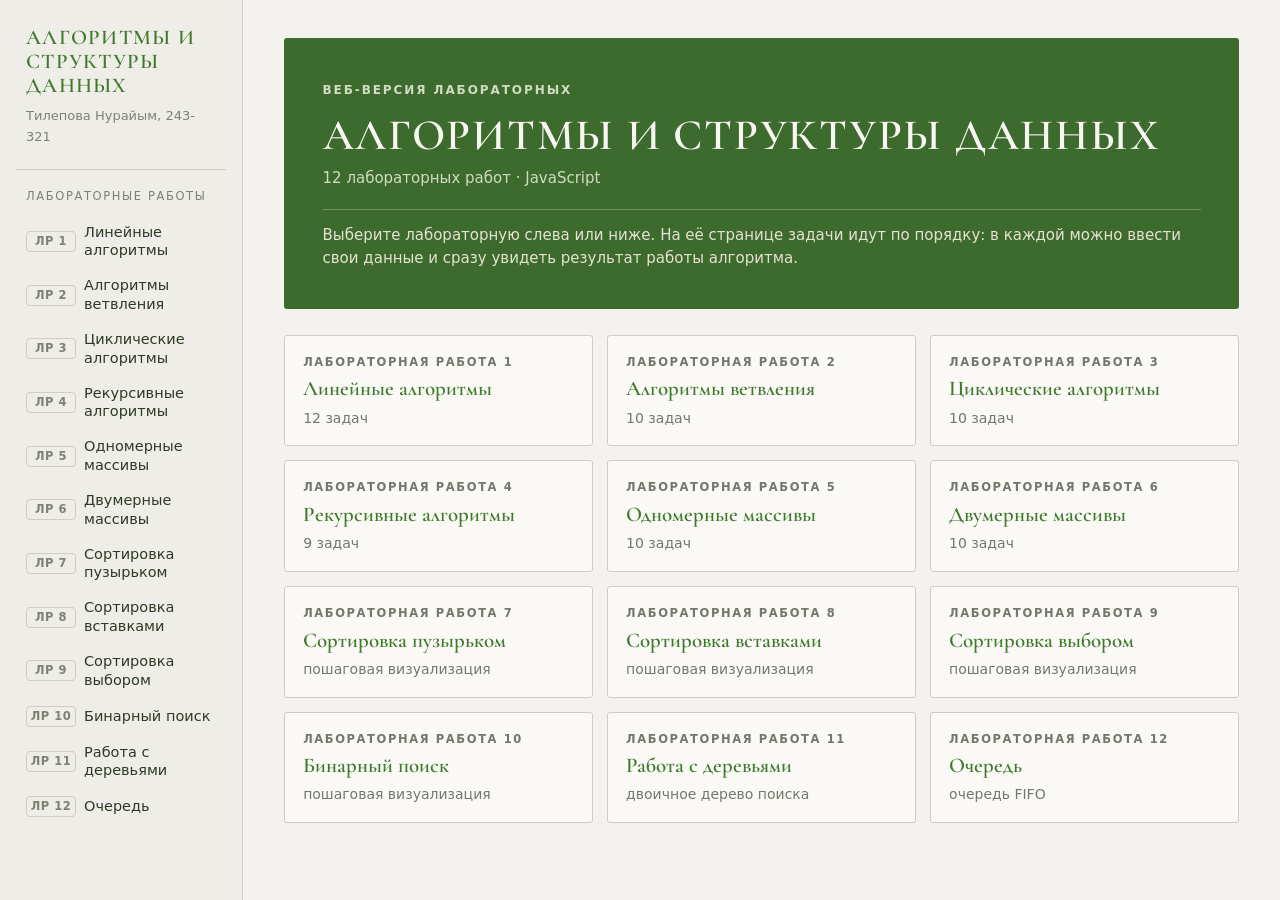
<file: web/index.html>
<!doctype html>
<html lang="ru">
<head>
  <meta charset="utf-8">
  <meta name="viewport" content="width=device-width, initial-scale=1">
  <title>Алгоритмы и структуры данных — лабораторные работы</title>
  <link rel="preconnect" href="https://fonts.googleapis.com">
  <link rel="preconnect" href="https://fonts.gstatic.com" crossorigin>
  <link rel="stylesheet" href="https://fonts.googleapis.com/css2?family=Cormorant+Garamond:wght@500;600;700&display=swap">
  <link rel="stylesheet" href="assets/style.css">
</head>
<body>
  <noscript>Для работы страницы нужен включённый JavaScript.</noscript>
  <script src="assets/app.js"></script>
  <script>App.renderIndex();</script>
</body>
</html>
</file>
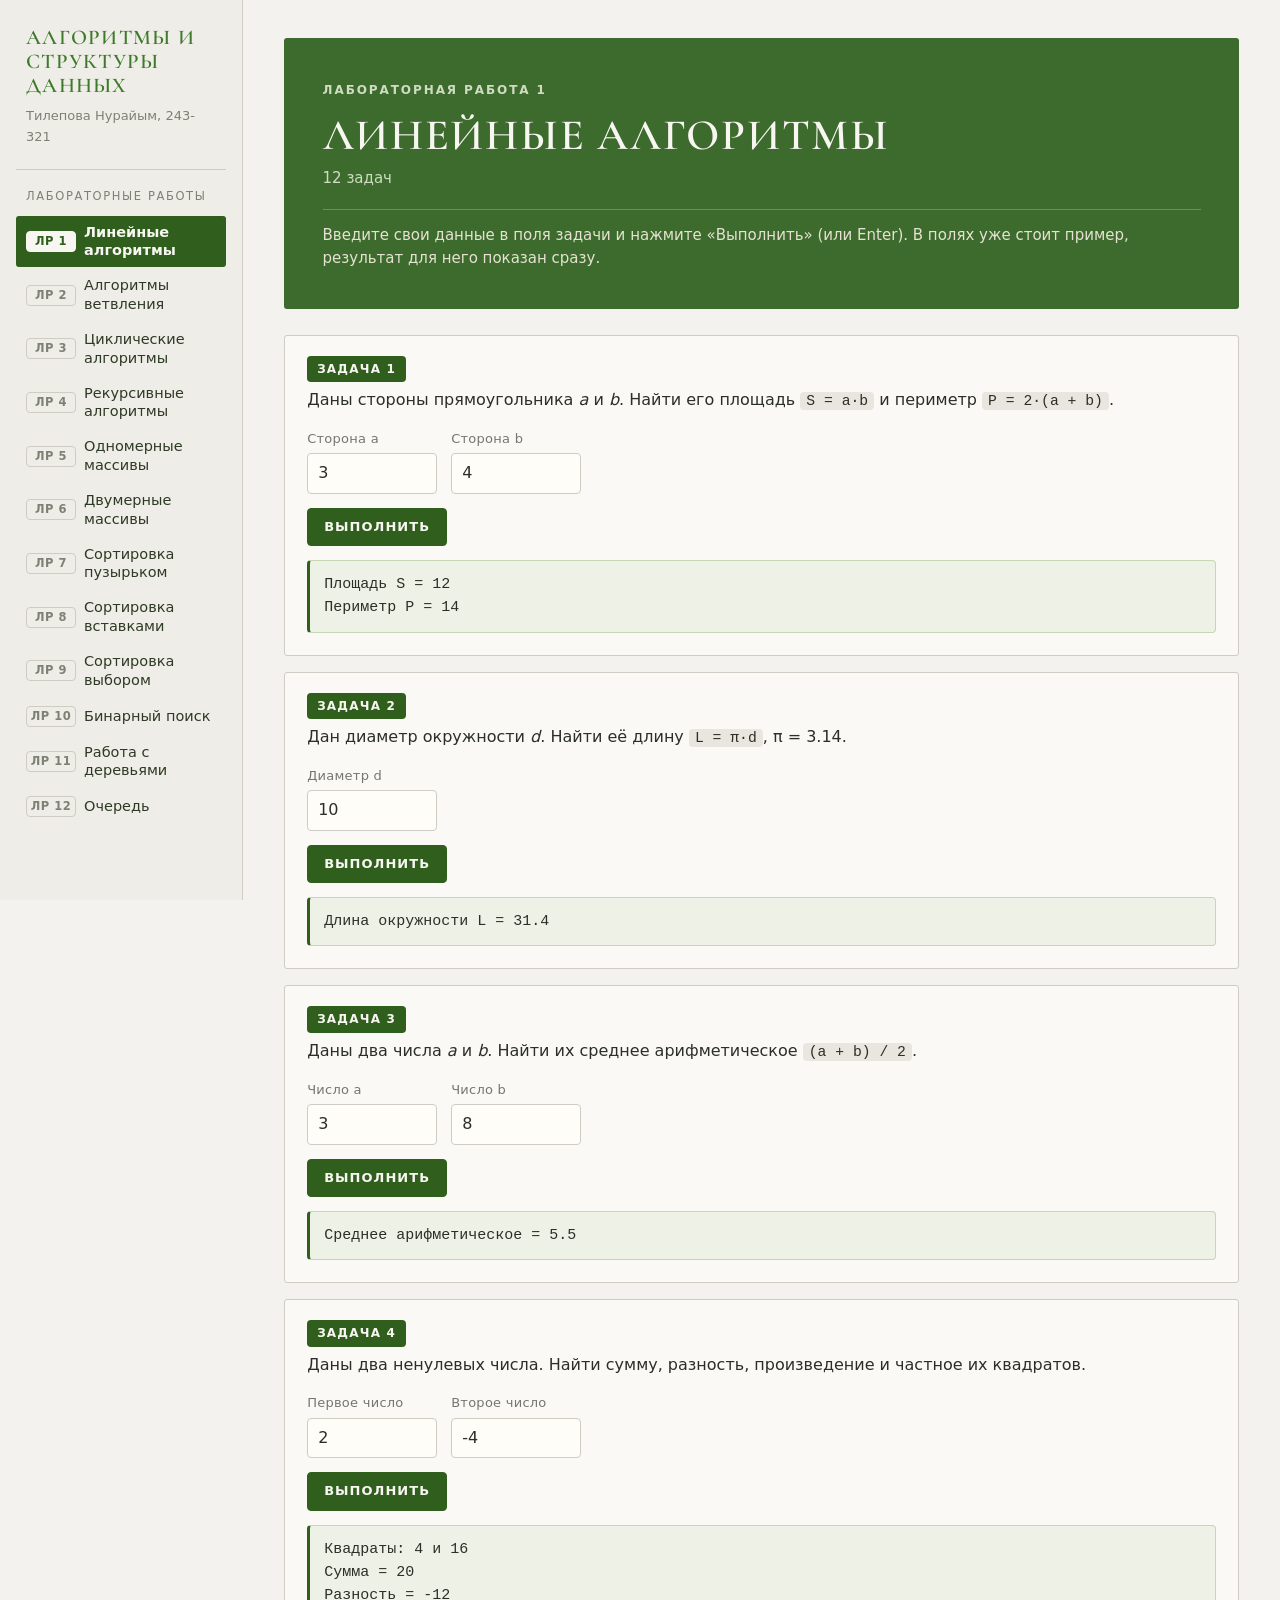
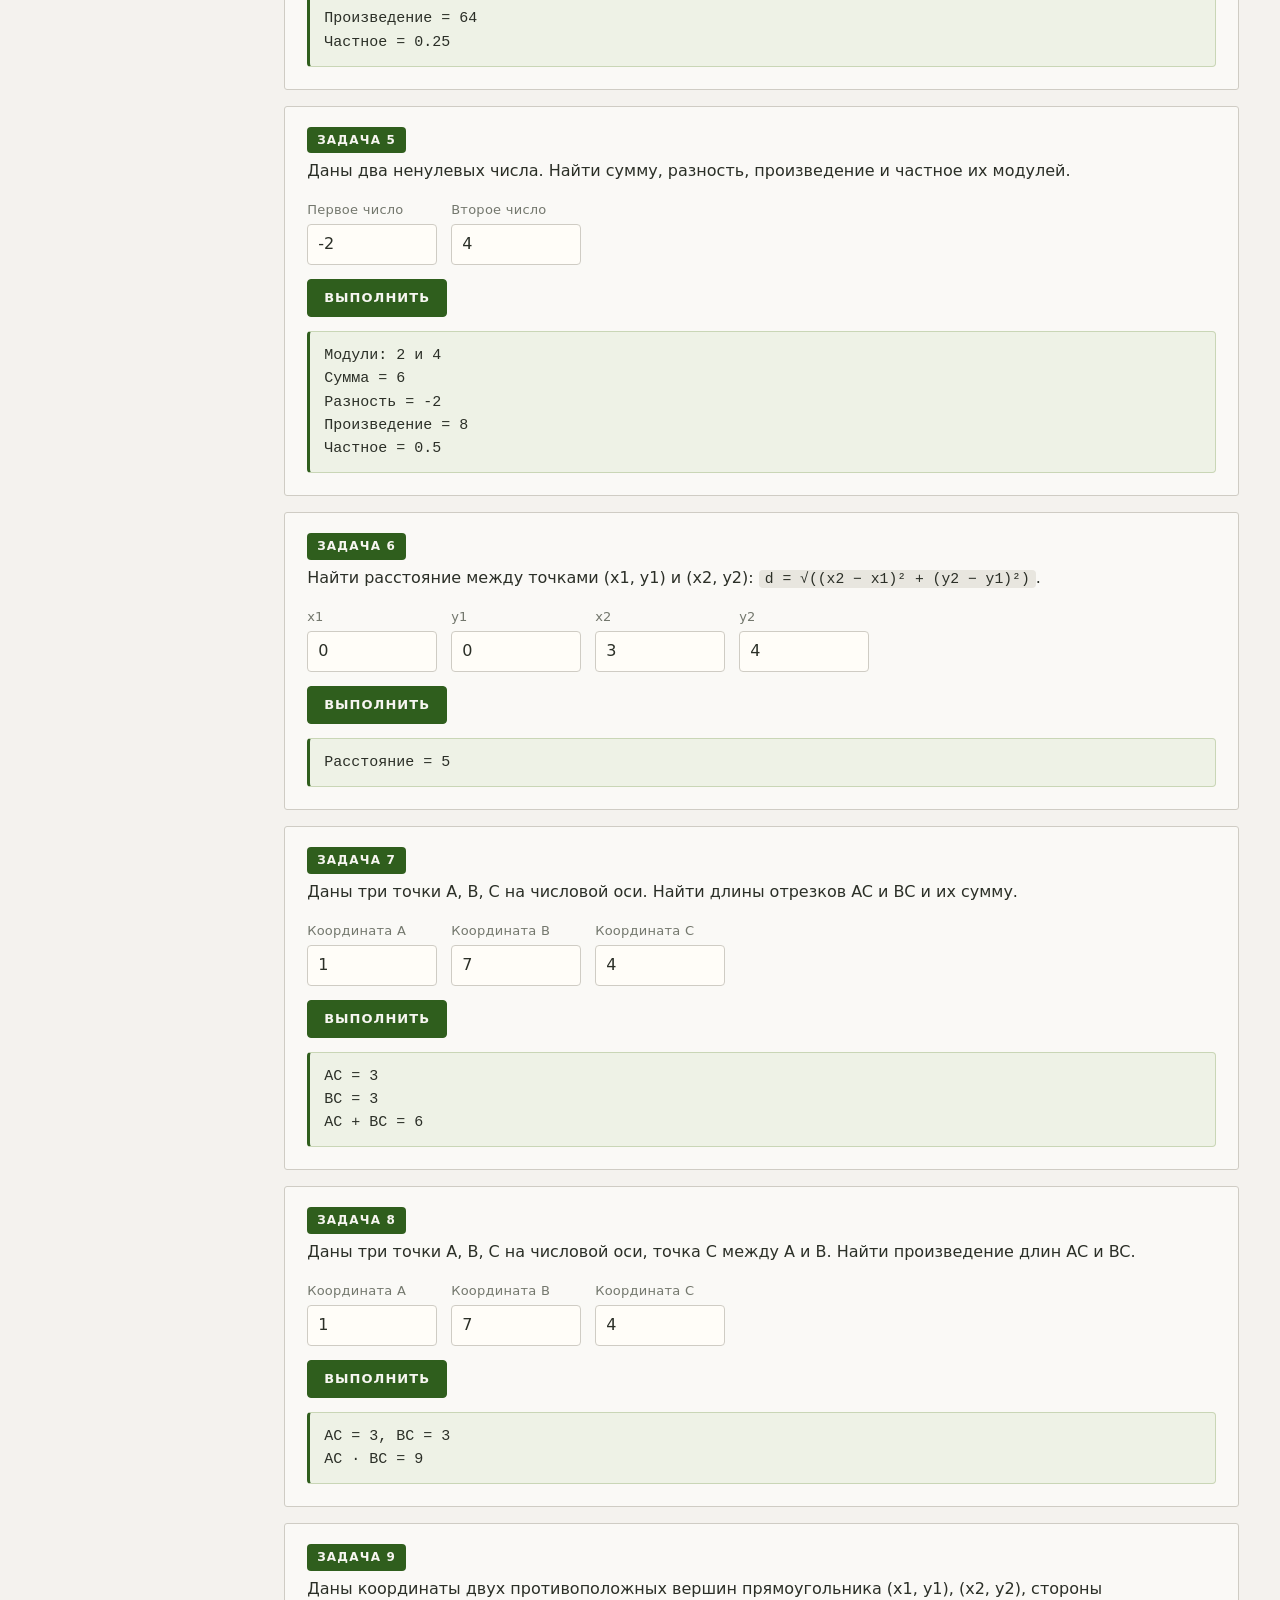
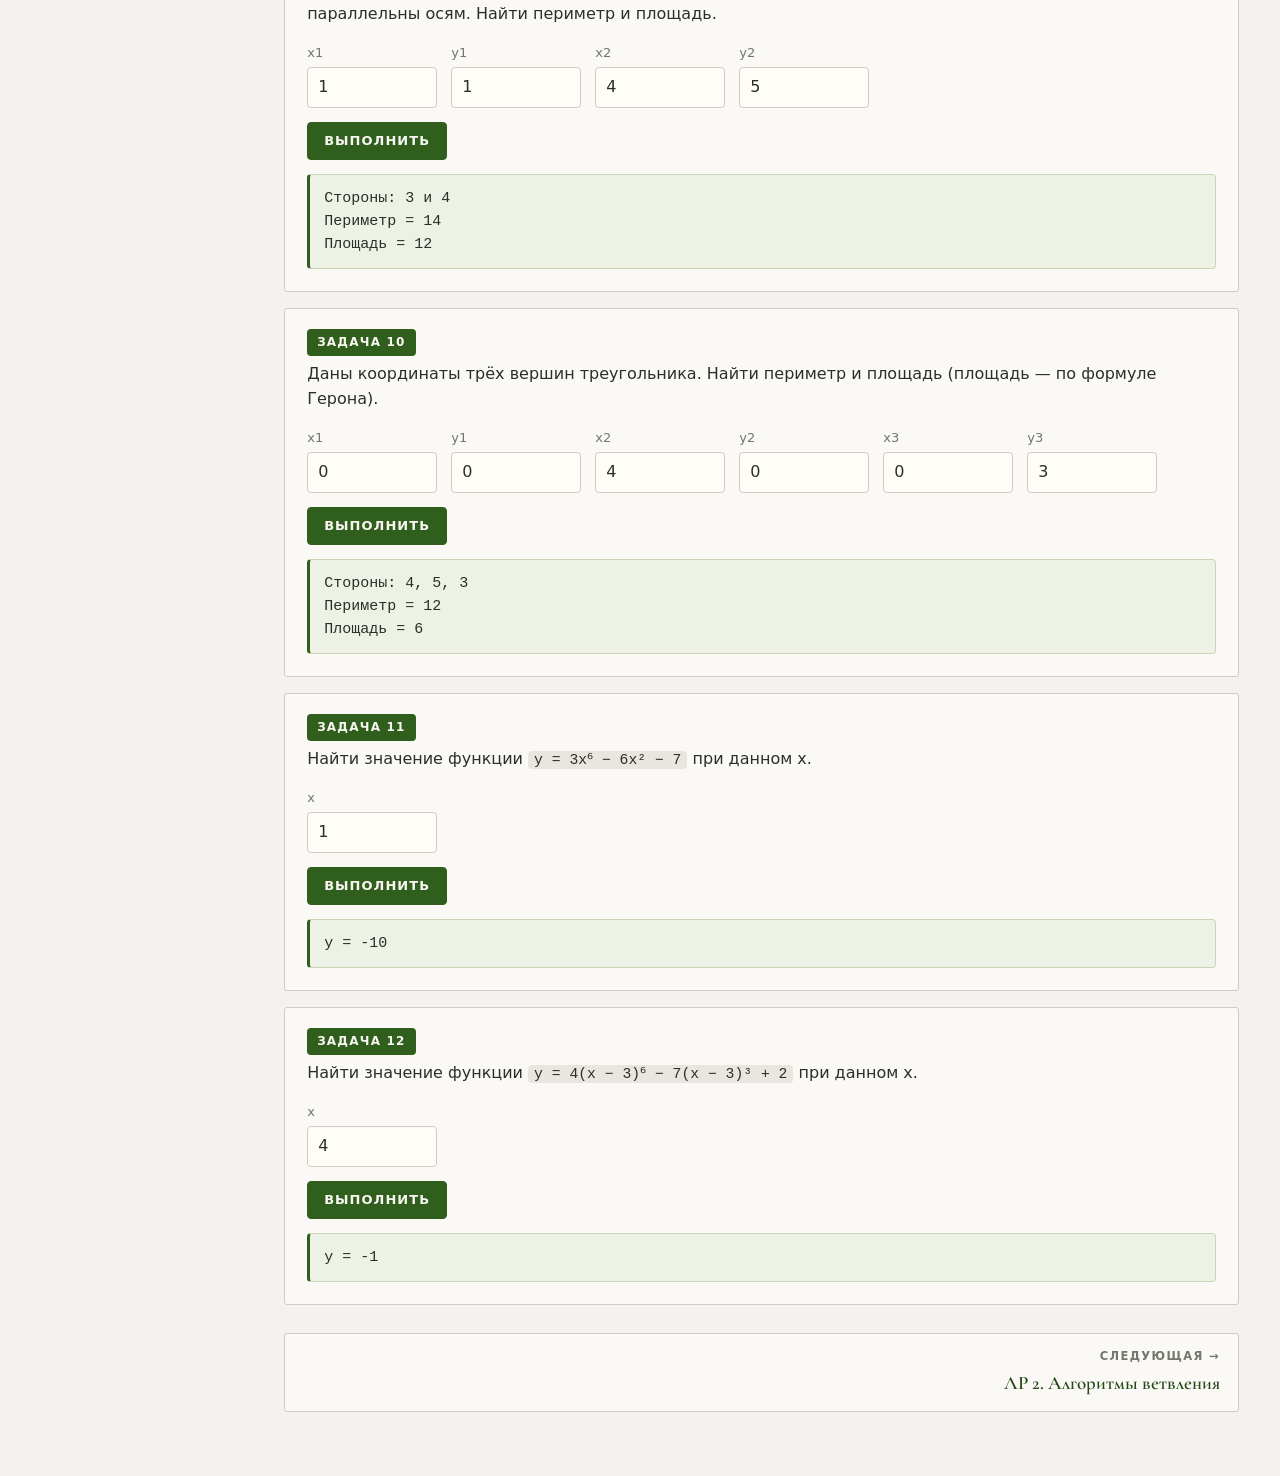
<file: web/lab-01.html>
<!doctype html>
<html lang="ru">
<head>
  <meta charset="utf-8">
  <meta name="viewport" content="width=device-width, initial-scale=1">
  <title>Лабораторная работа 1</title>
  <link rel="preconnect" href="https://fonts.googleapis.com">
  <link rel="preconnect" href="https://fonts.gstatic.com" crossorigin>
  <link rel="stylesheet" href="https://fonts.googleapis.com/css2?family=Cormorant+Garamond:wght@500;600;700&display=swap">
  <link rel="stylesheet" href="assets/style.css">
</head>
<body>
  <noscript>Для работы страницы нужен включённый JavaScript.</noscript>
  <script src="assets/app.js"></script>
  <script src="labs/lab-01.js"></script>
</body>
</html>
</file>
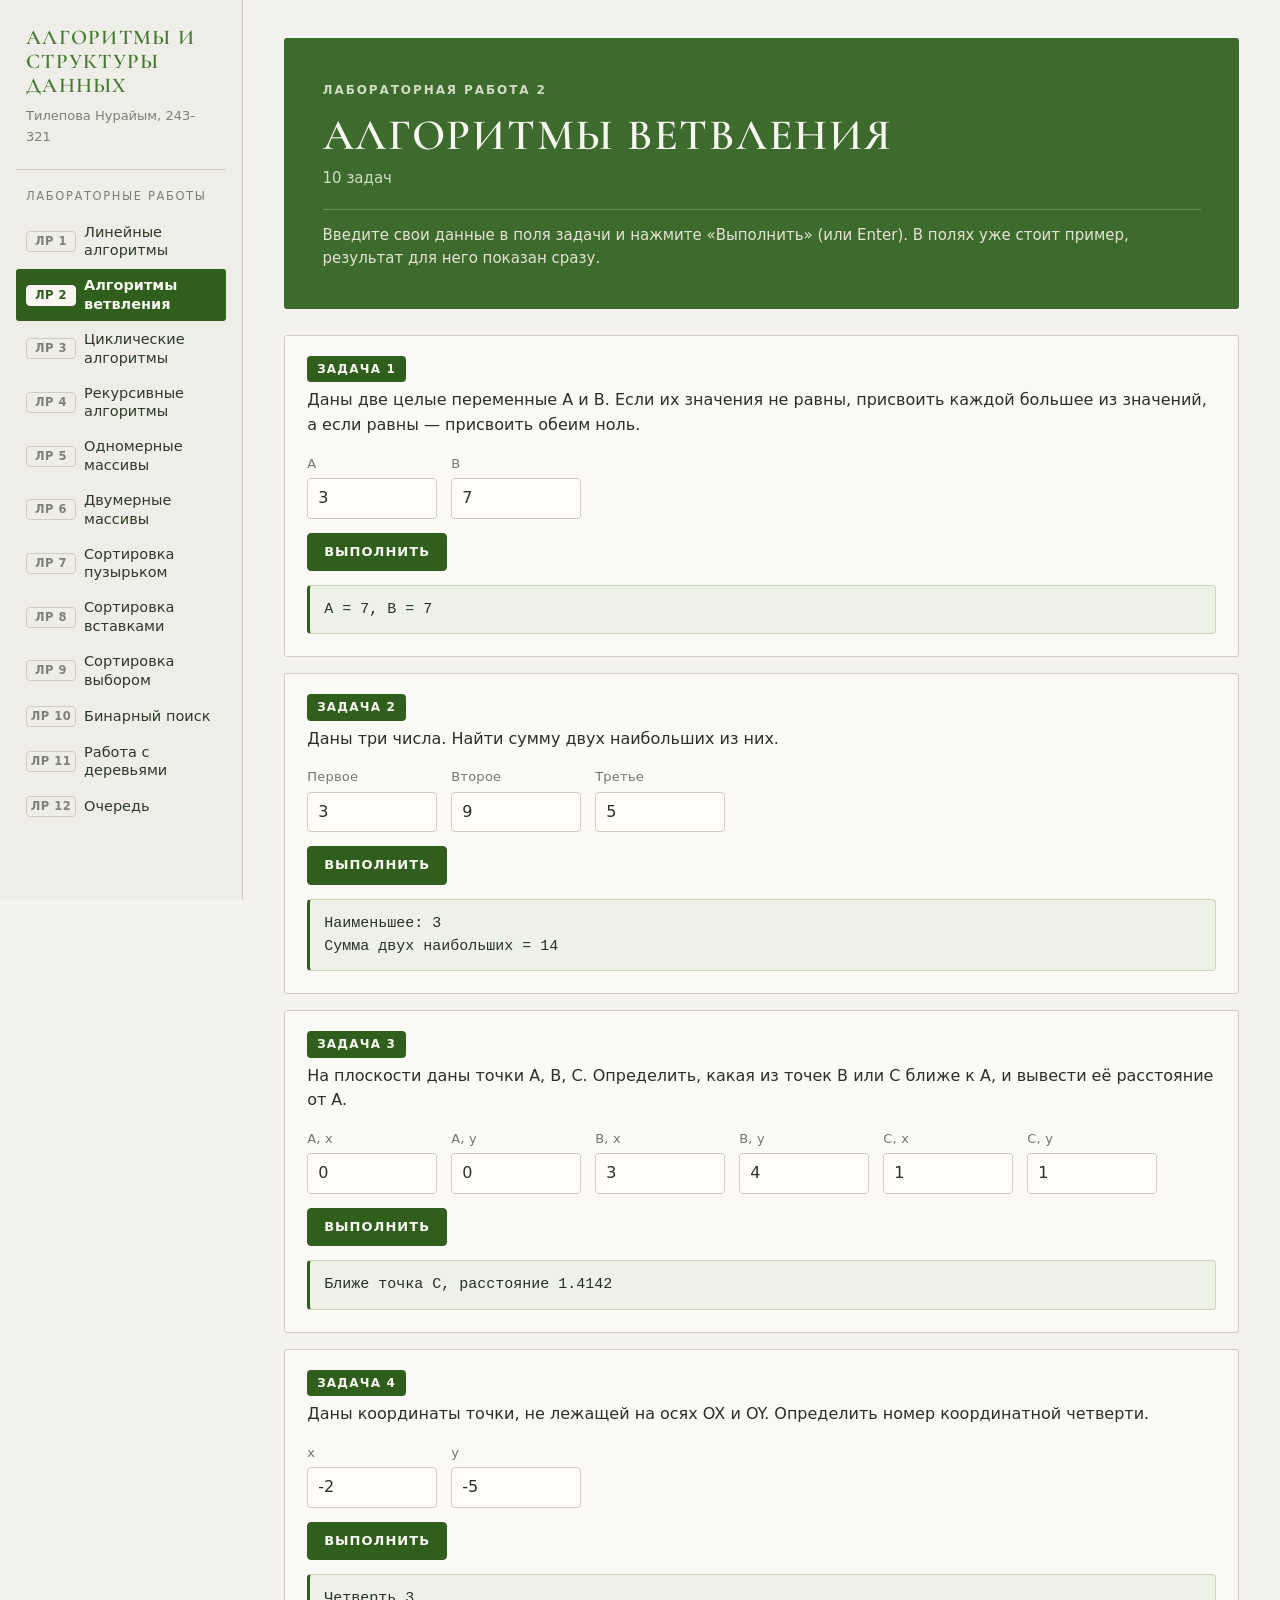
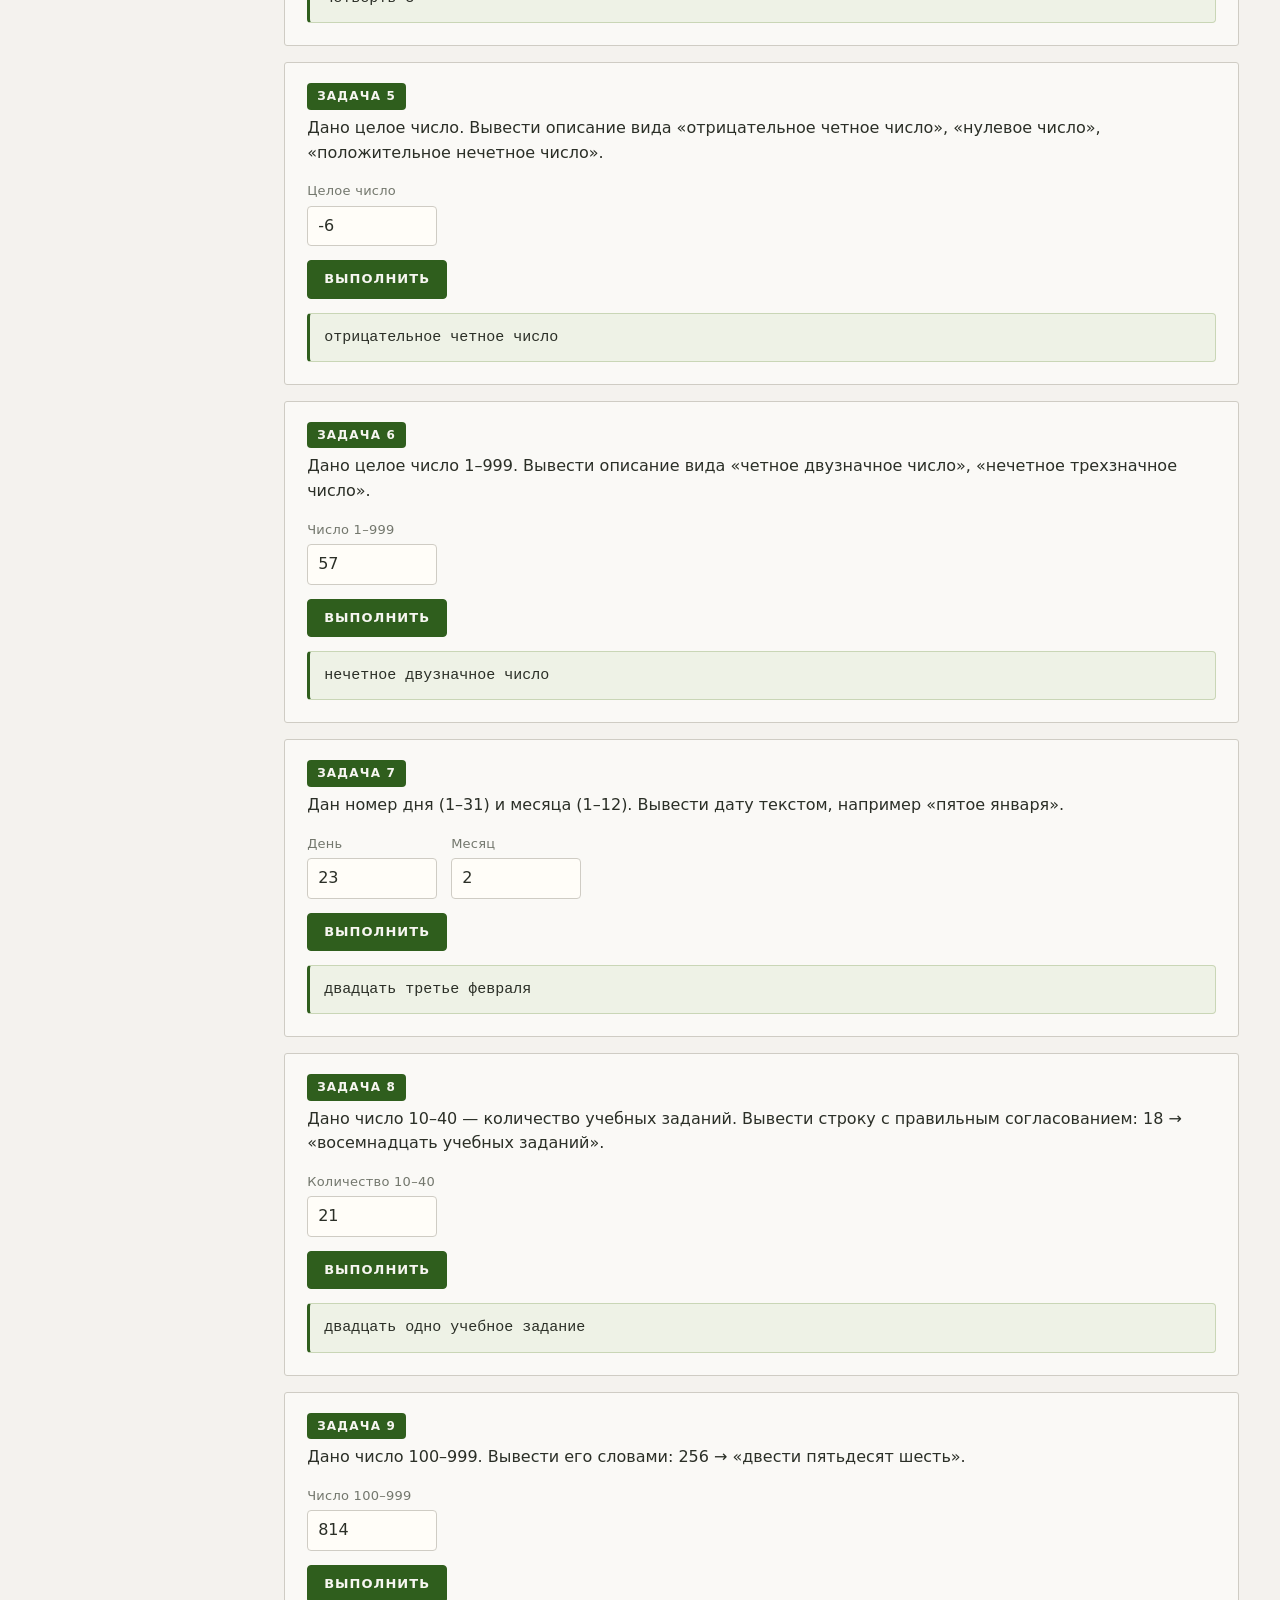
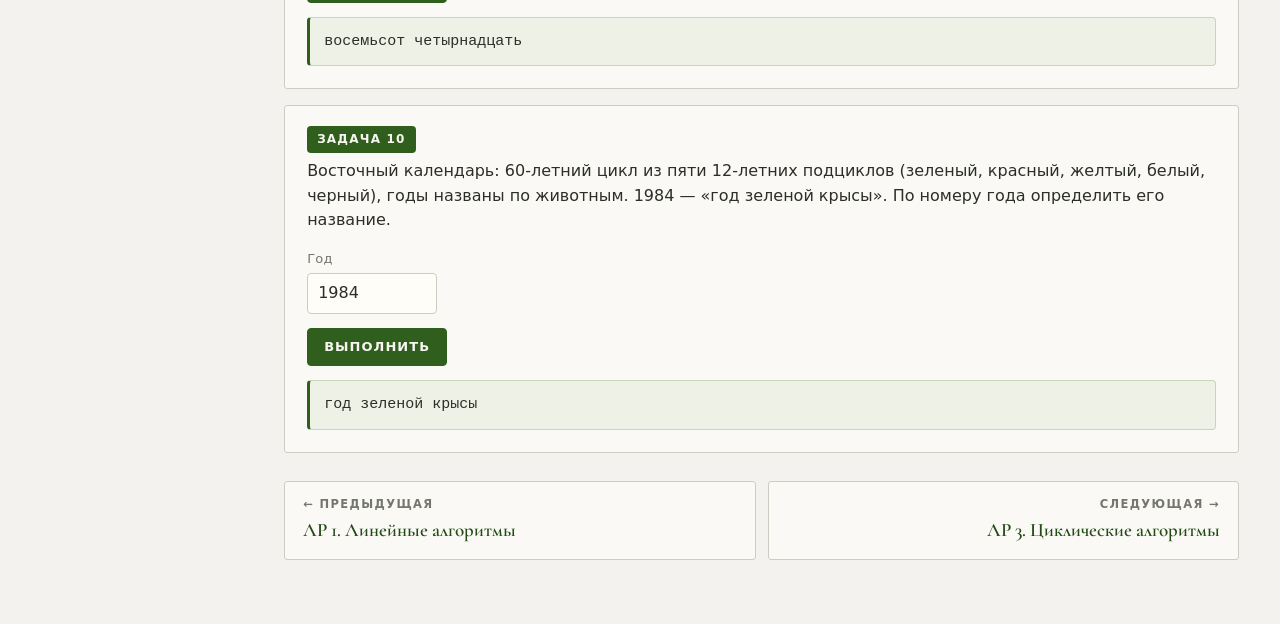
<file: web/lab-02.html>
<!doctype html>
<html lang="ru">
<head>
  <meta charset="utf-8">
  <meta name="viewport" content="width=device-width, initial-scale=1">
  <title>Лабораторная работа 2</title>
  <link rel="preconnect" href="https://fonts.googleapis.com">
  <link rel="preconnect" href="https://fonts.gstatic.com" crossorigin>
  <link rel="stylesheet" href="https://fonts.googleapis.com/css2?family=Cormorant+Garamond:wght@500;600;700&display=swap">
  <link rel="stylesheet" href="assets/style.css">
</head>
<body>
  <noscript>Для работы страницы нужен включённый JavaScript.</noscript>
  <script src="assets/app.js"></script>
  <script src="labs/lab-02.js"></script>
</body>
</html>
</file>
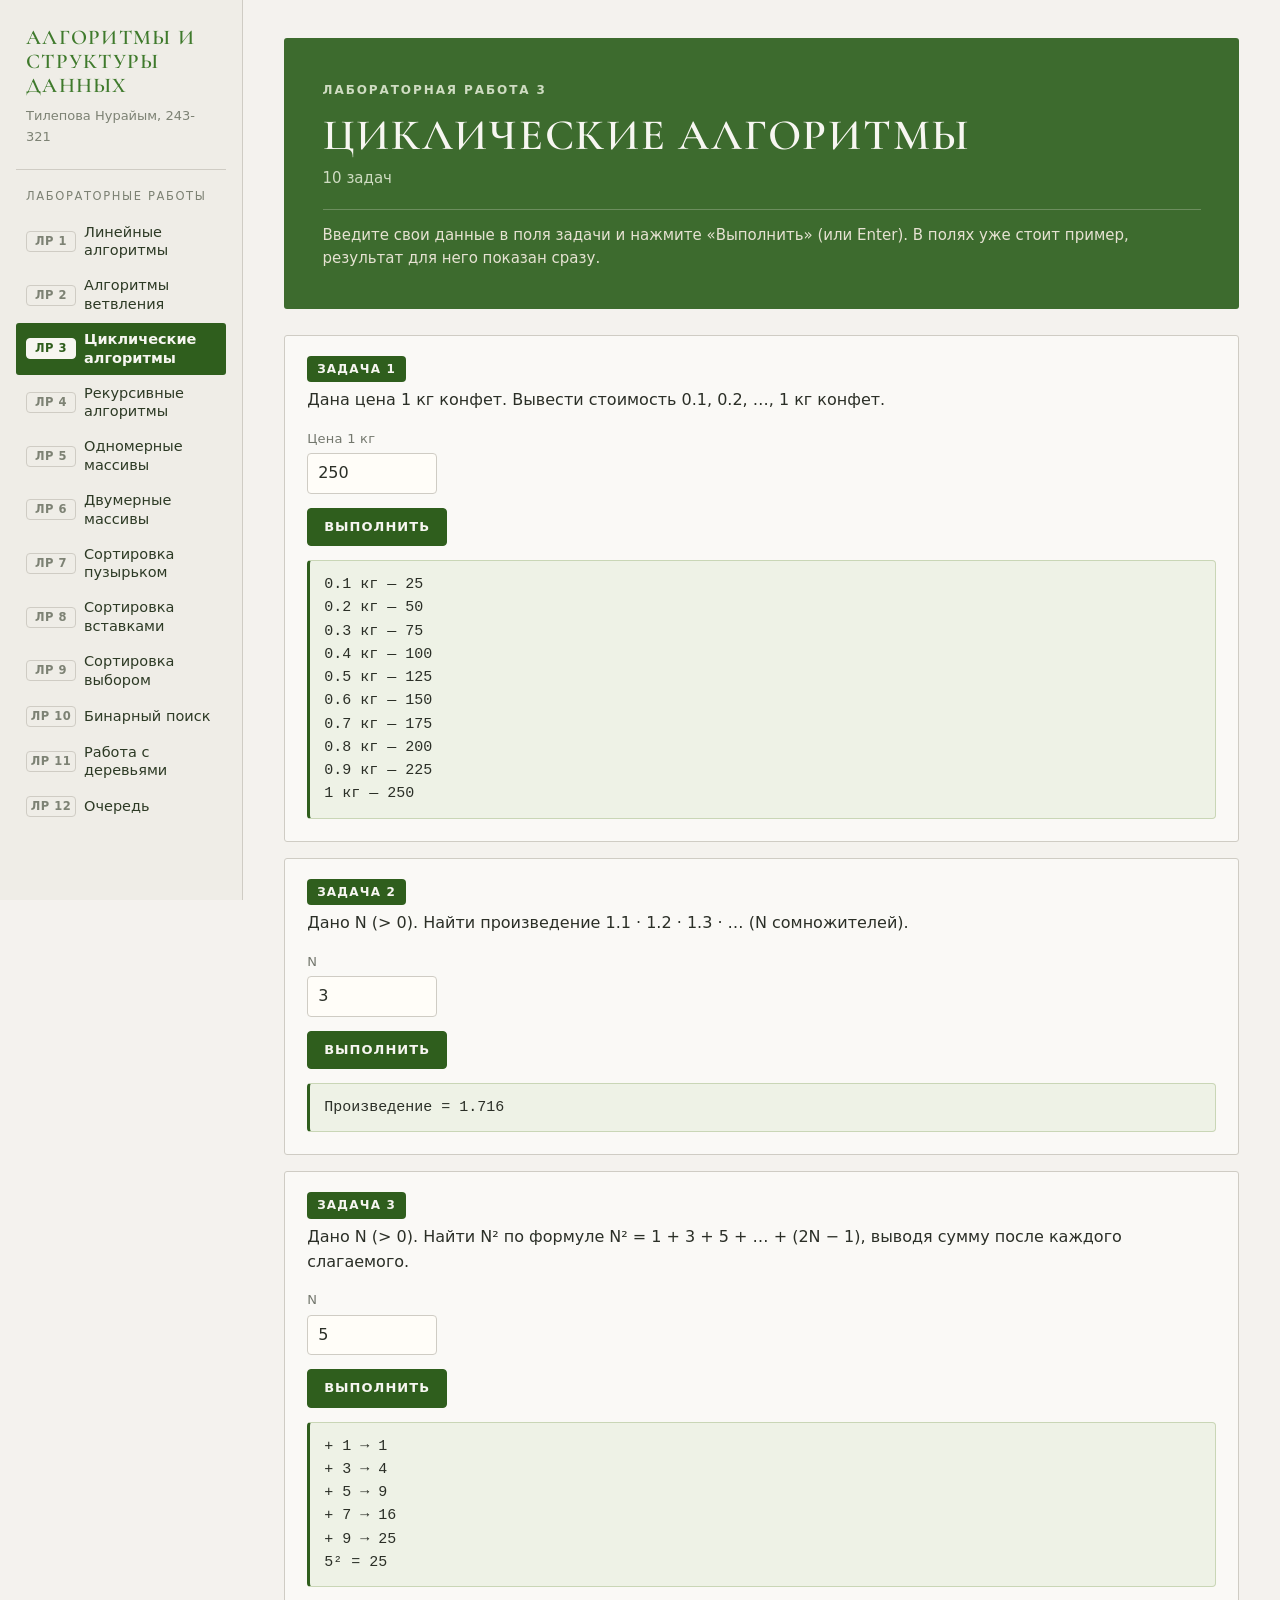
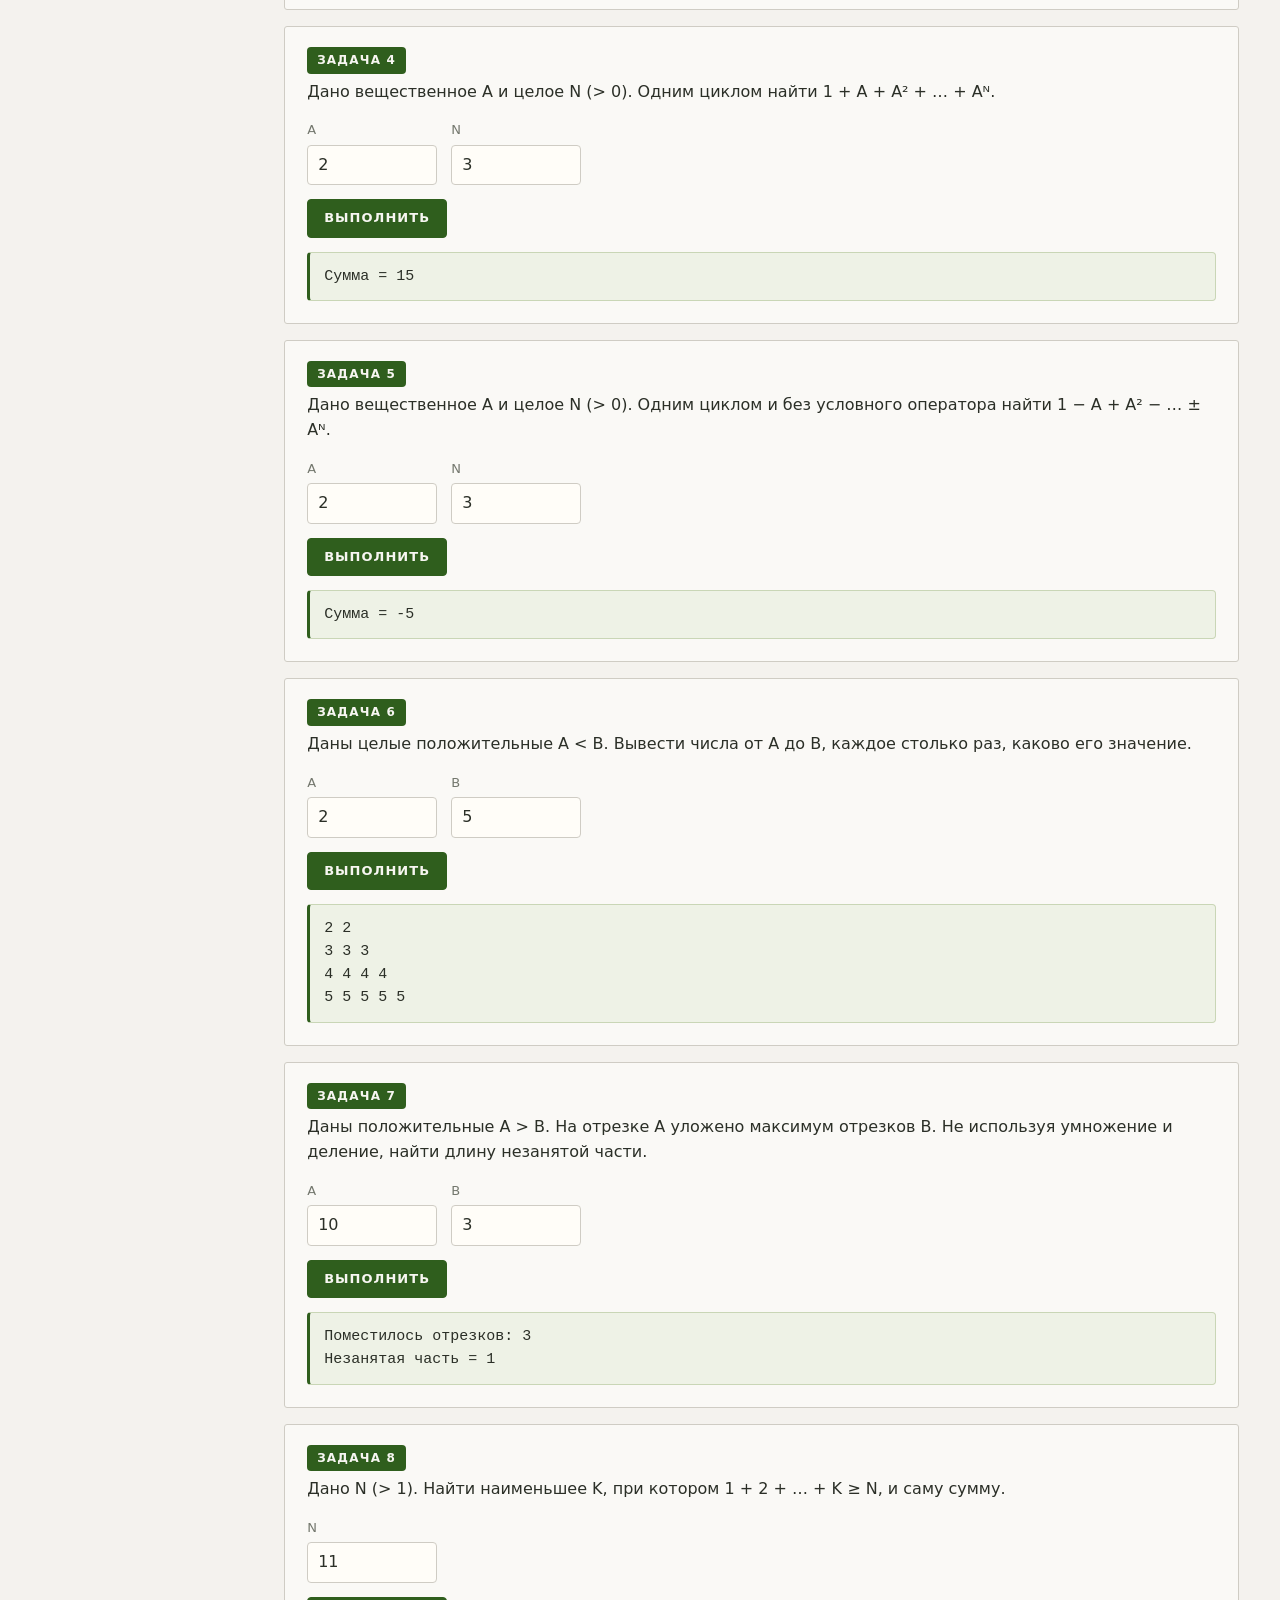
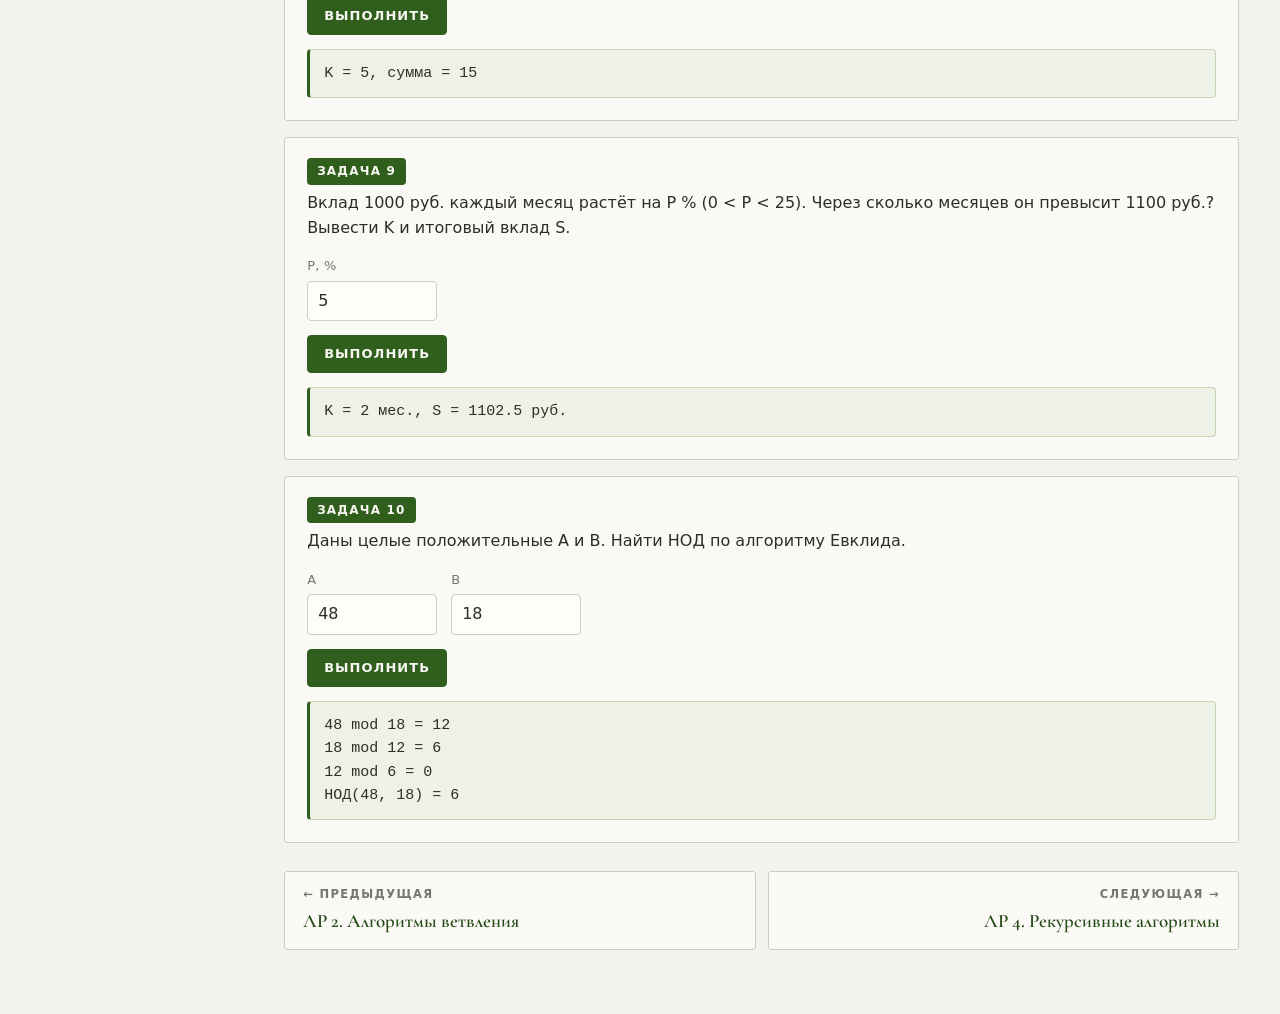
<file: web/lab-03.html>
<!doctype html>
<html lang="ru">
<head>
  <meta charset="utf-8">
  <meta name="viewport" content="width=device-width, initial-scale=1">
  <title>Лабораторная работа 3</title>
  <link rel="preconnect" href="https://fonts.googleapis.com">
  <link rel="preconnect" href="https://fonts.gstatic.com" crossorigin>
  <link rel="stylesheet" href="https://fonts.googleapis.com/css2?family=Cormorant+Garamond:wght@500;600;700&display=swap">
  <link rel="stylesheet" href="assets/style.css">
</head>
<body>
  <noscript>Для работы страницы нужен включённый JavaScript.</noscript>
  <script src="assets/app.js"></script>
  <script src="labs/lab-03.js"></script>
</body>
</html>
</file>
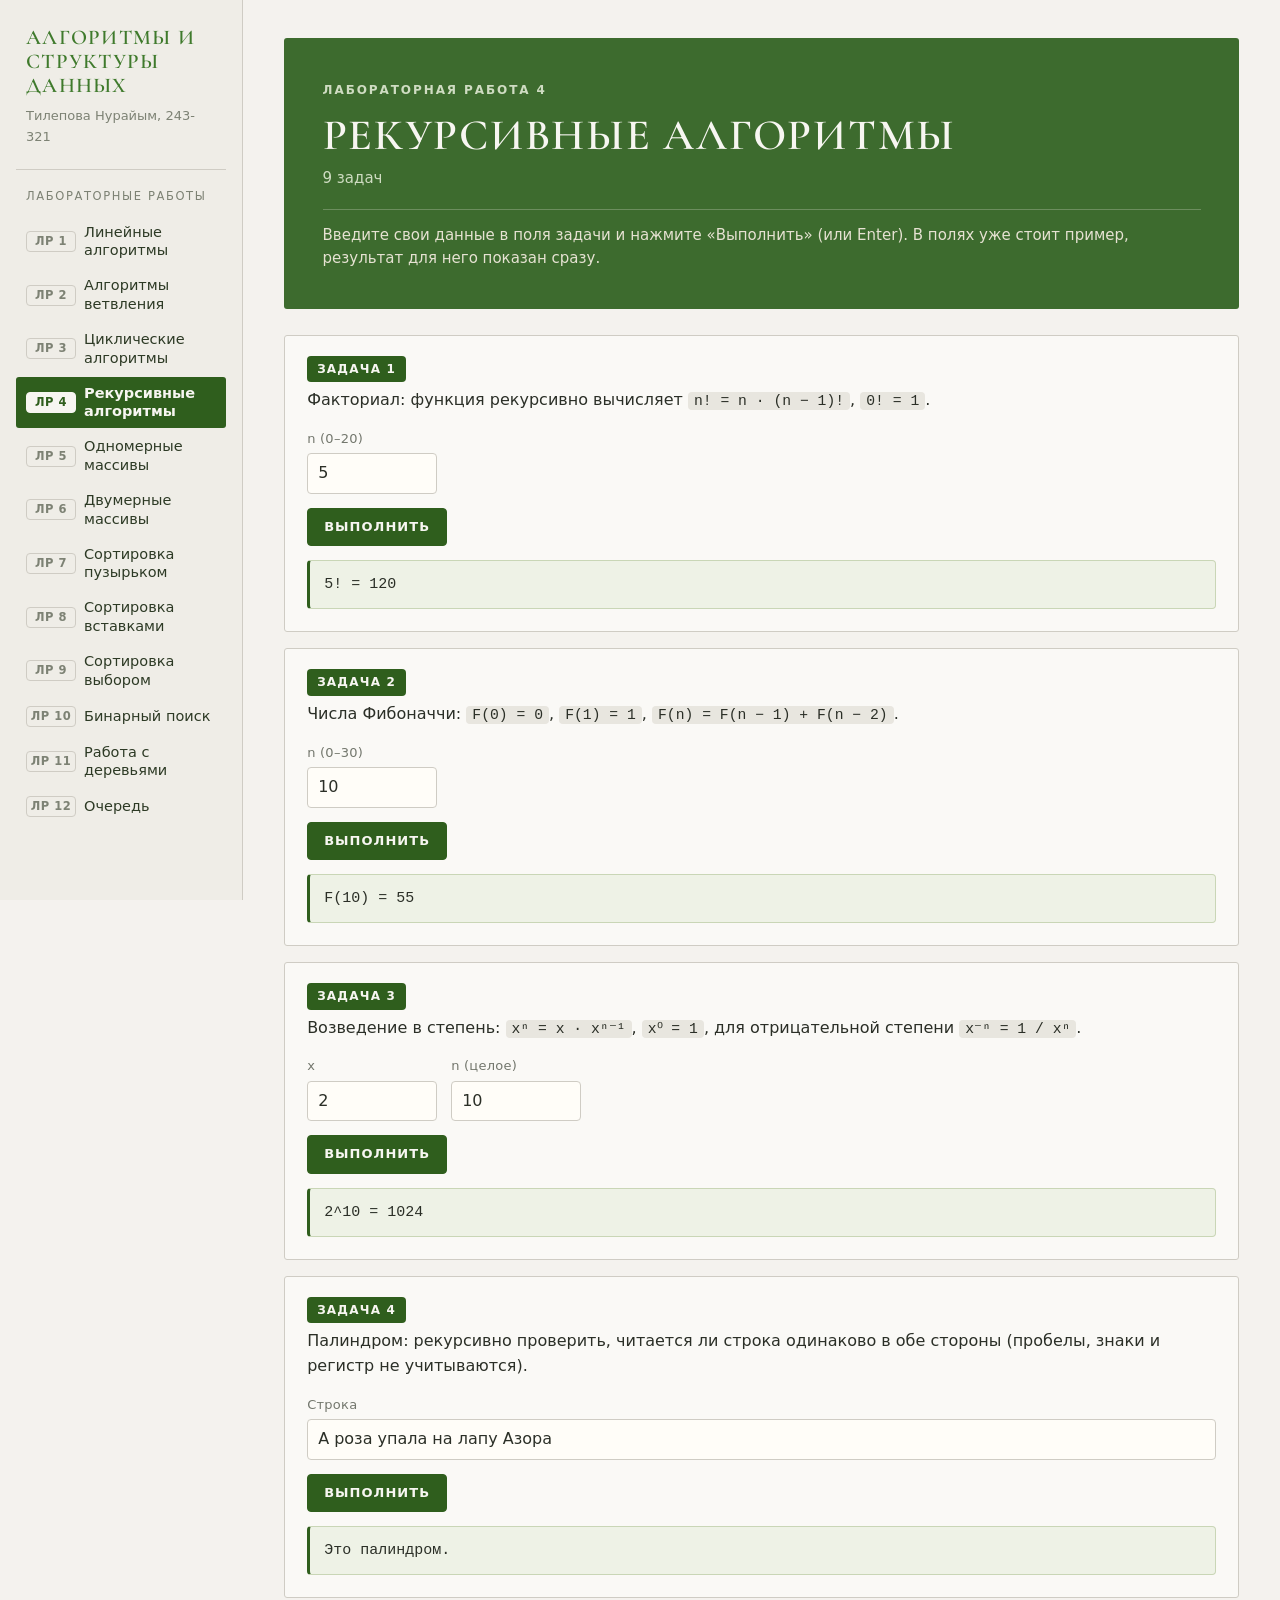
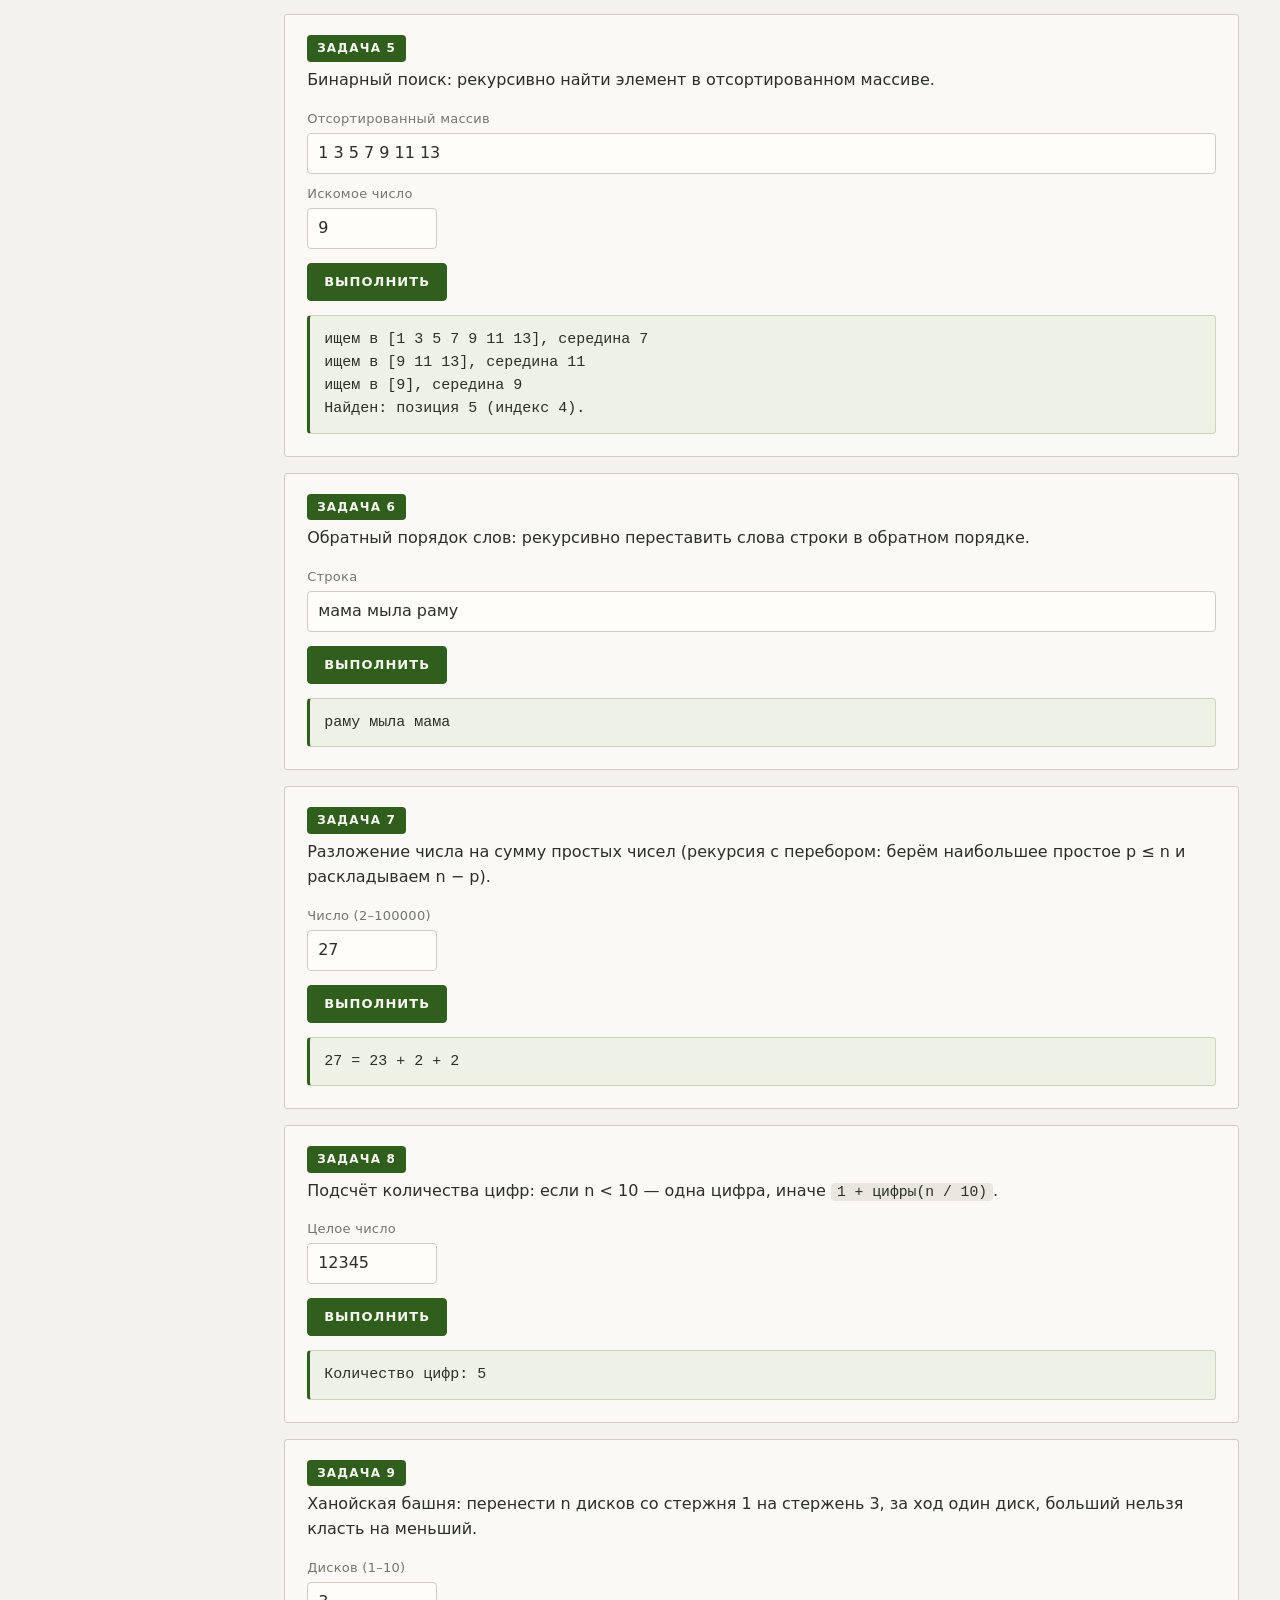
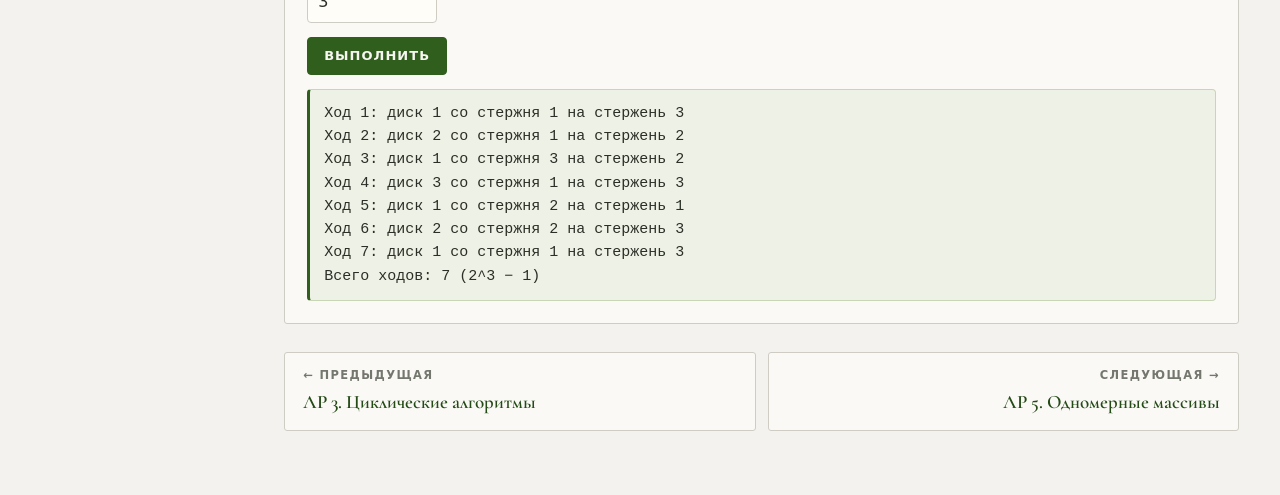
<file: web/lab-04.html>
<!doctype html>
<html lang="ru">
<head>
  <meta charset="utf-8">
  <meta name="viewport" content="width=device-width, initial-scale=1">
  <title>Лабораторная работа 4</title>
  <link rel="preconnect" href="https://fonts.googleapis.com">
  <link rel="preconnect" href="https://fonts.gstatic.com" crossorigin>
  <link rel="stylesheet" href="https://fonts.googleapis.com/css2?family=Cormorant+Garamond:wght@500;600;700&display=swap">
  <link rel="stylesheet" href="assets/style.css">
</head>
<body>
  <noscript>Для работы страницы нужен включённый JavaScript.</noscript>
  <script src="assets/app.js"></script>
  <script src="labs/lab-04.js"></script>
</body>
</html>
</file>
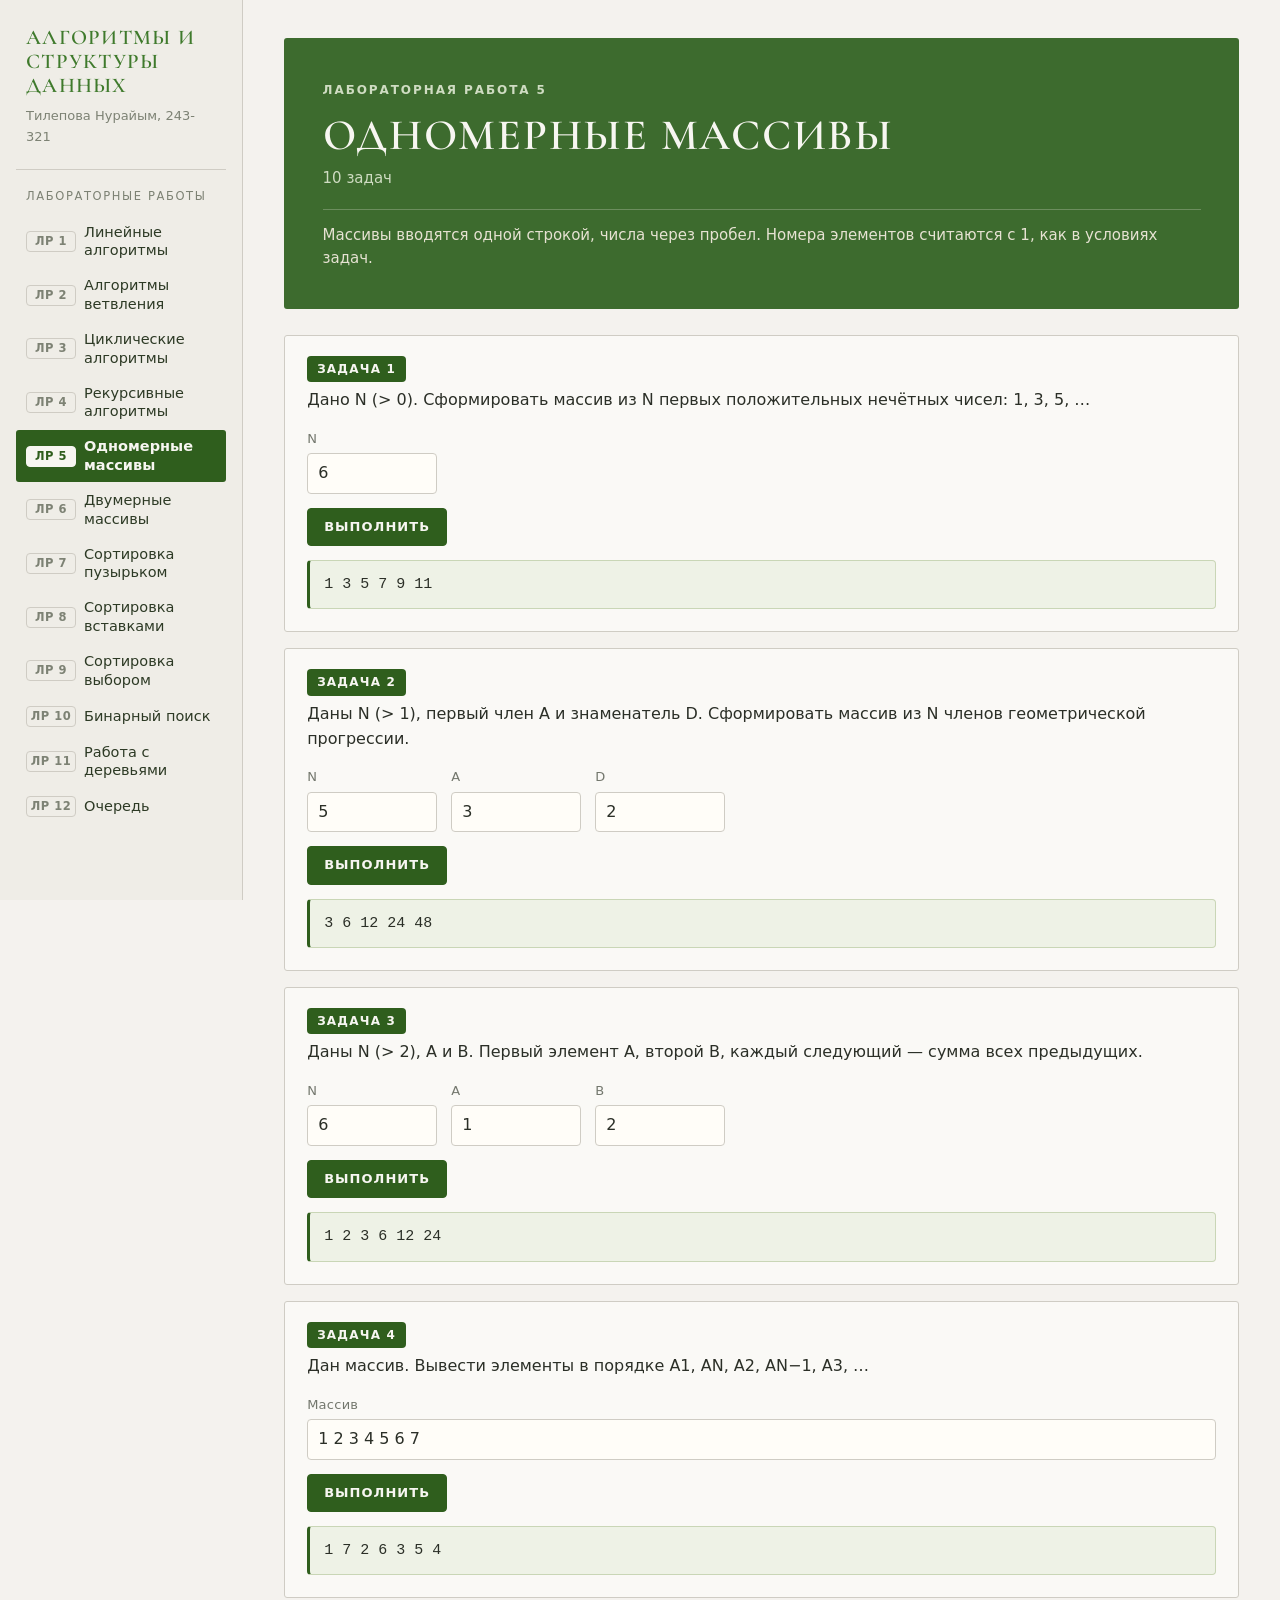
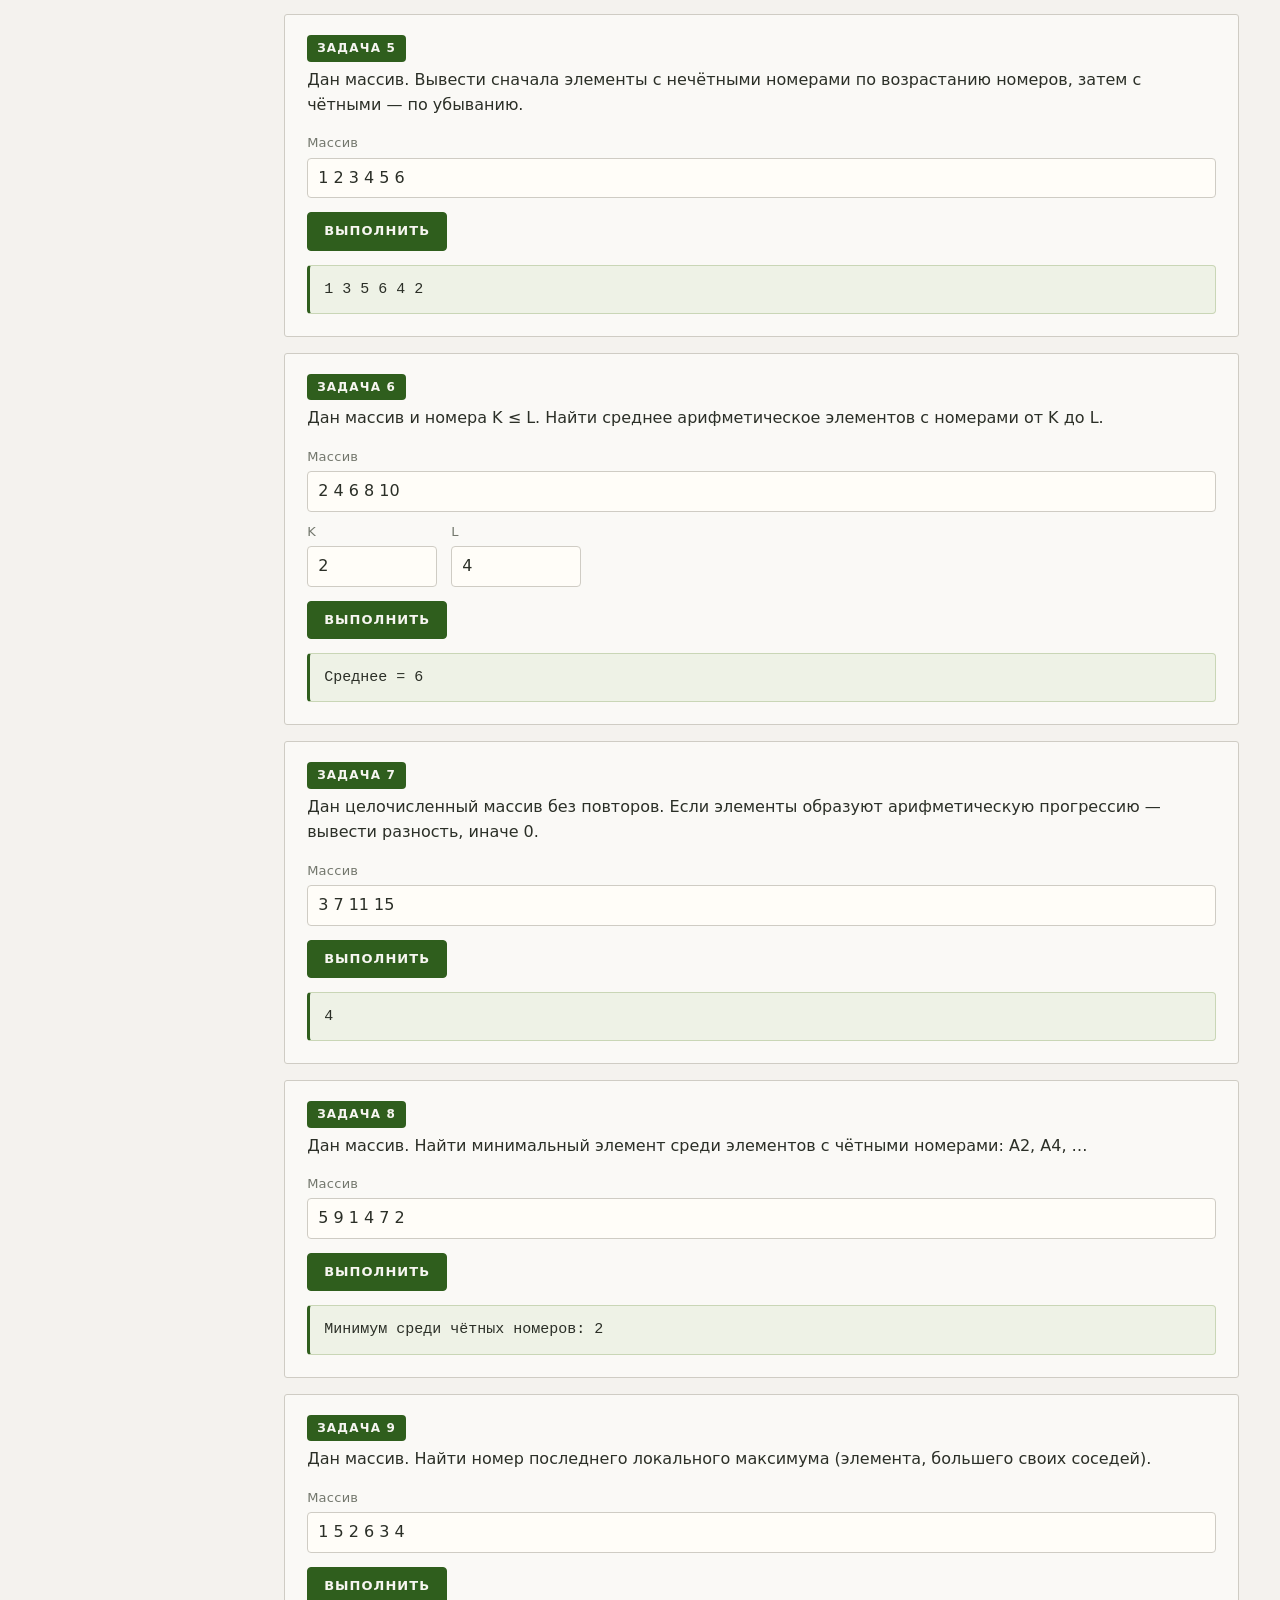
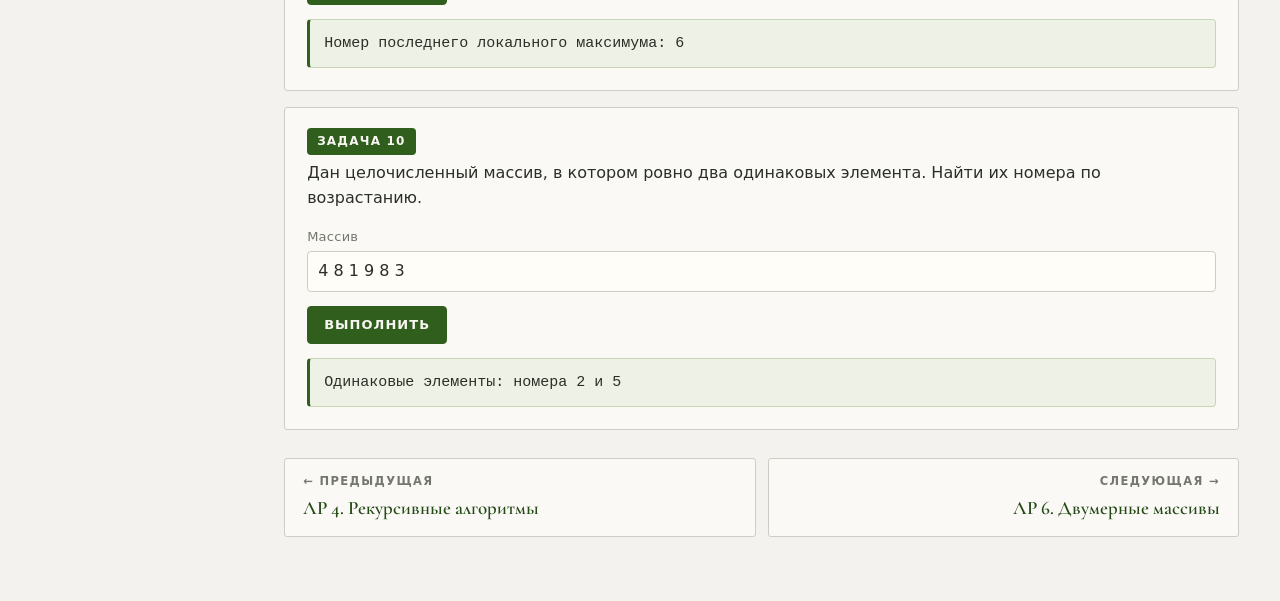
<file: web/lab-05.html>
<!doctype html>
<html lang="ru">
<head>
  <meta charset="utf-8">
  <meta name="viewport" content="width=device-width, initial-scale=1">
  <title>Лабораторная работа 5</title>
  <link rel="preconnect" href="https://fonts.googleapis.com">
  <link rel="preconnect" href="https://fonts.gstatic.com" crossorigin>
  <link rel="stylesheet" href="https://fonts.googleapis.com/css2?family=Cormorant+Garamond:wght@500;600;700&display=swap">
  <link rel="stylesheet" href="assets/style.css">
</head>
<body>
  <noscript>Для работы страницы нужен включённый JavaScript.</noscript>
  <script src="assets/app.js"></script>
  <script src="labs/lab-05.js"></script>
</body>
</html>
</file>
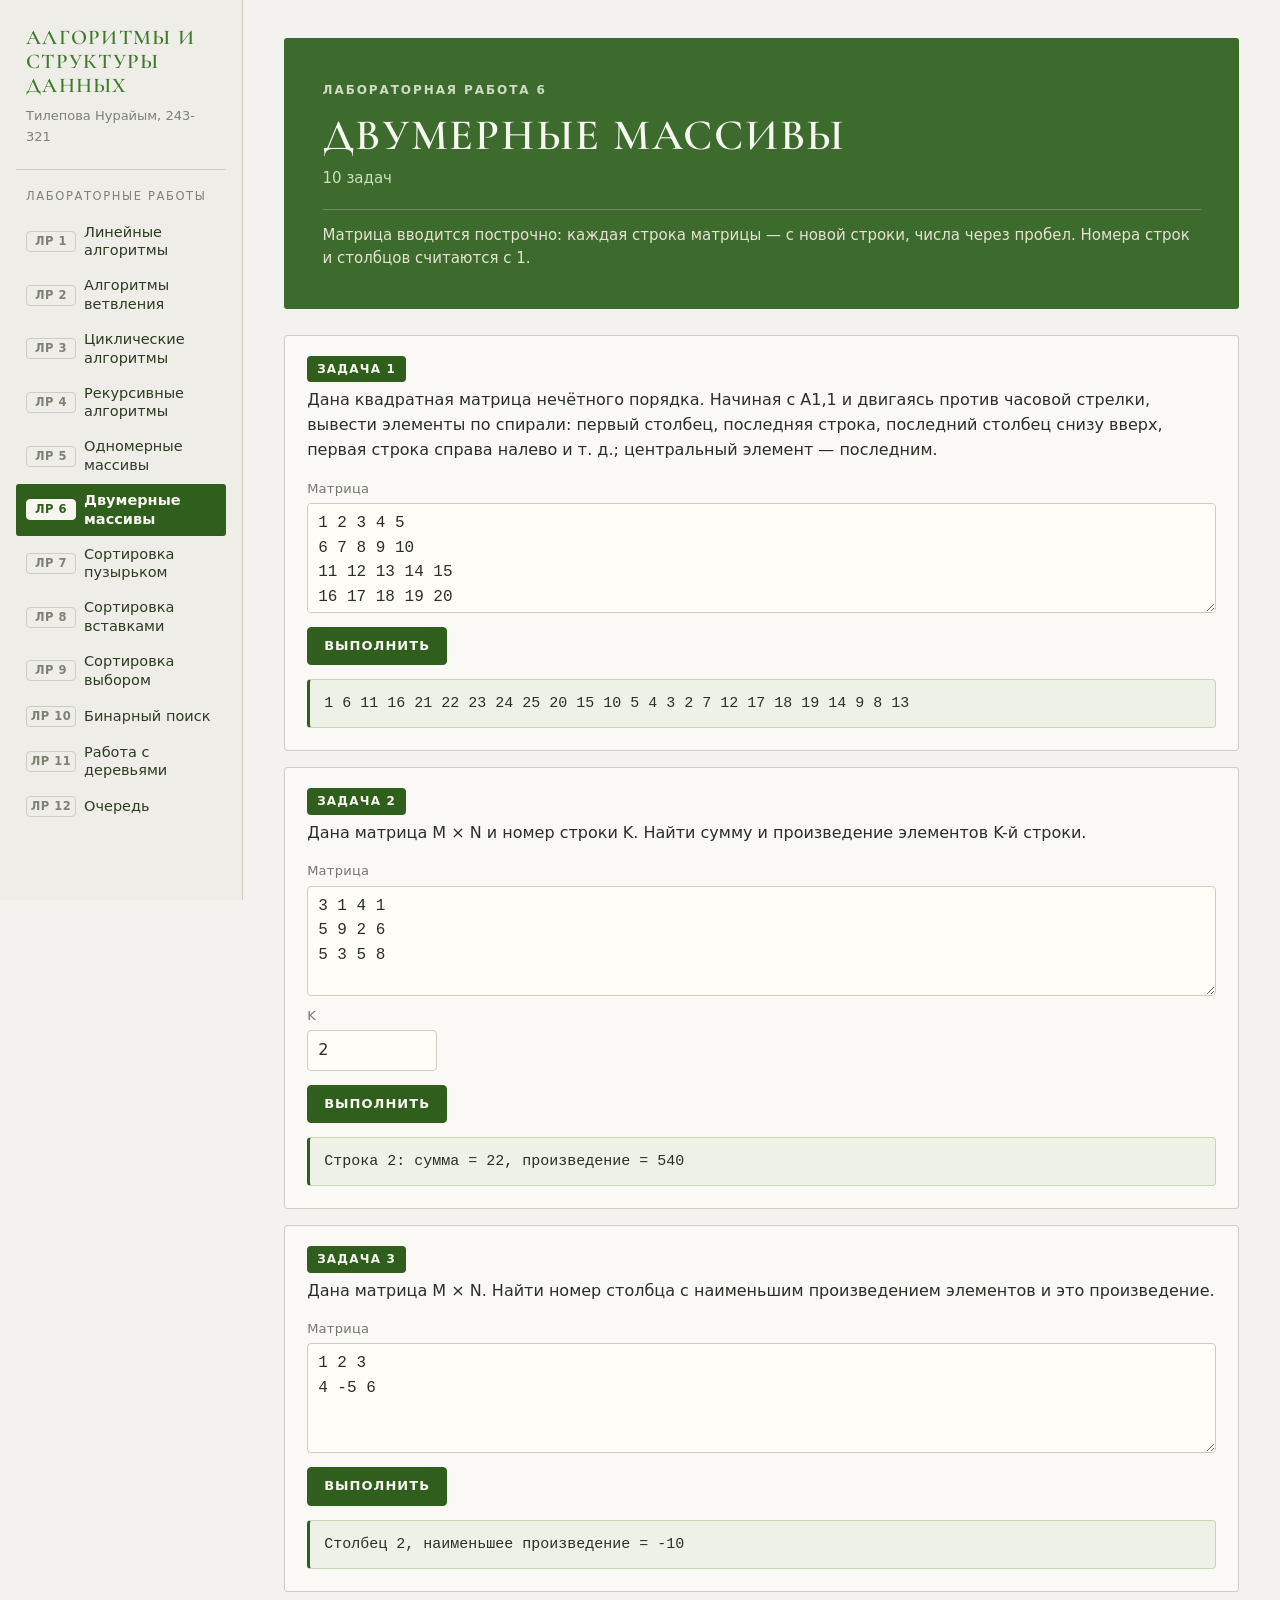
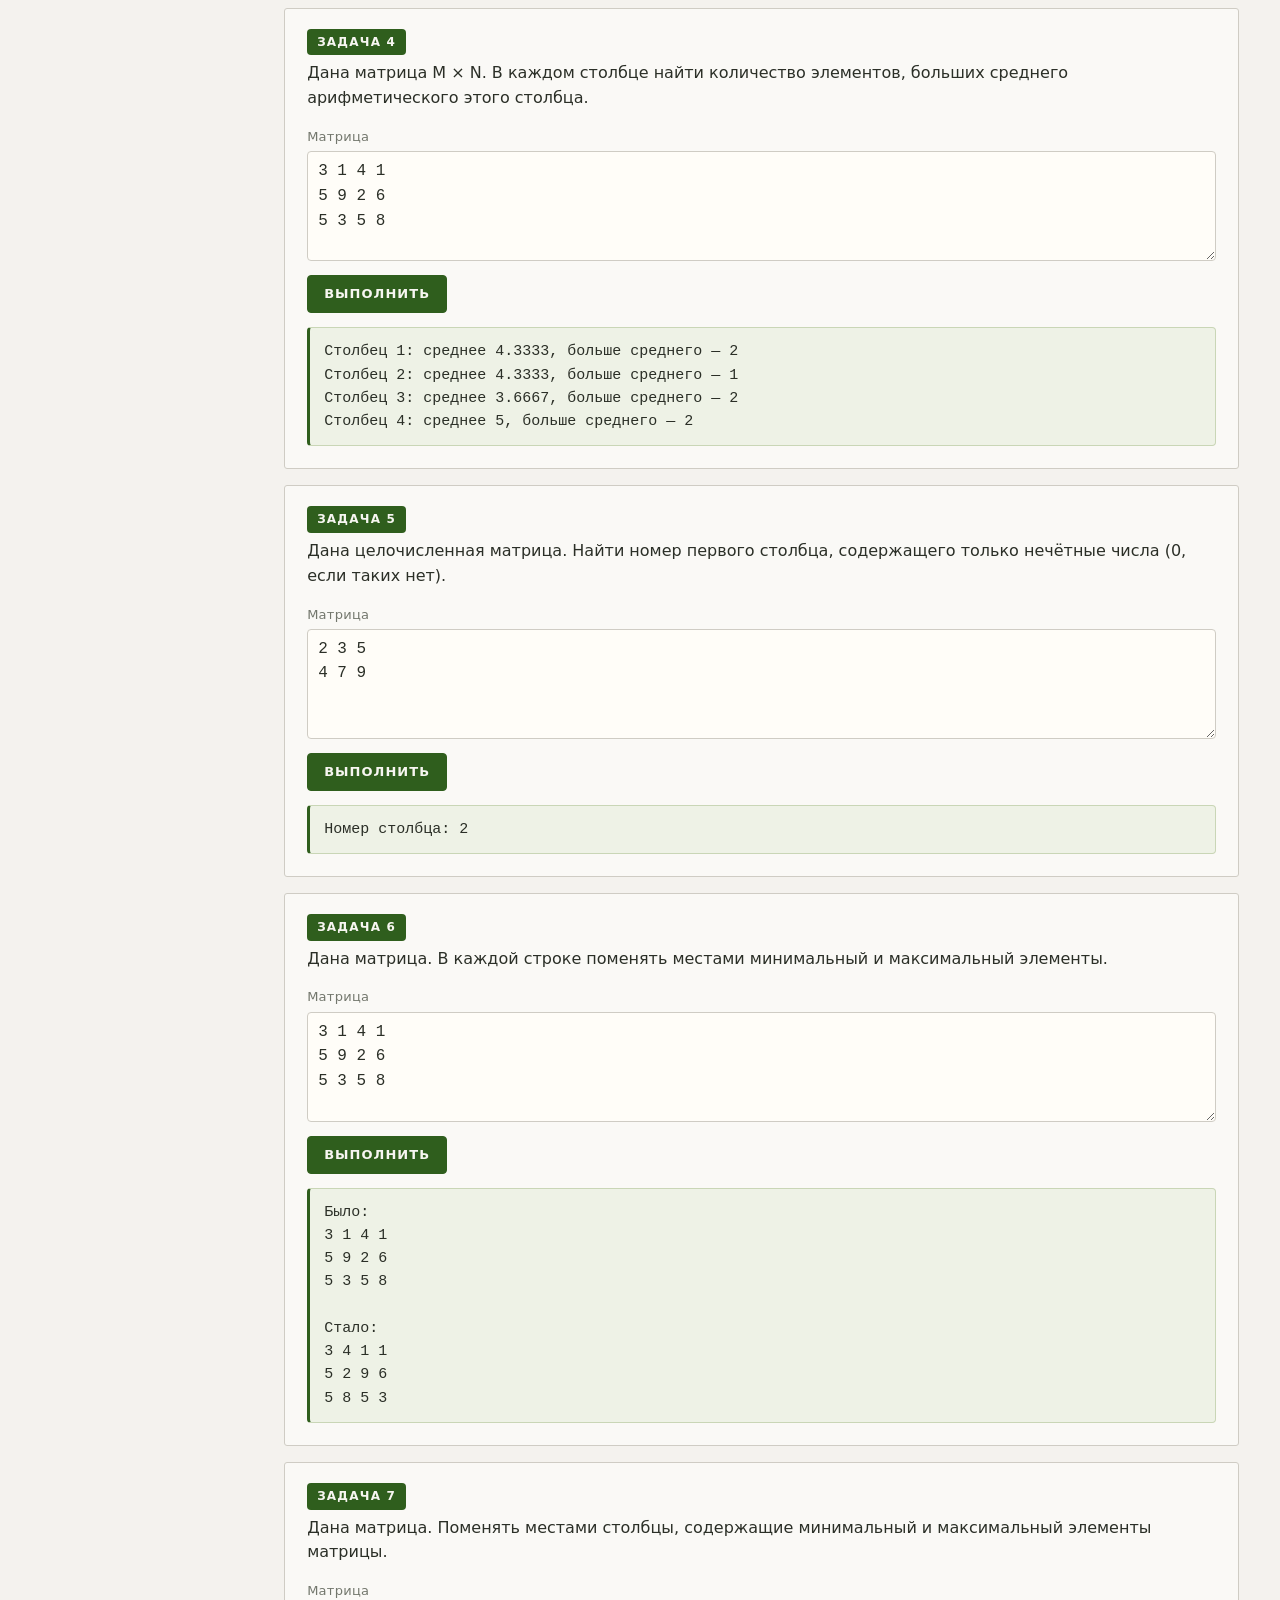
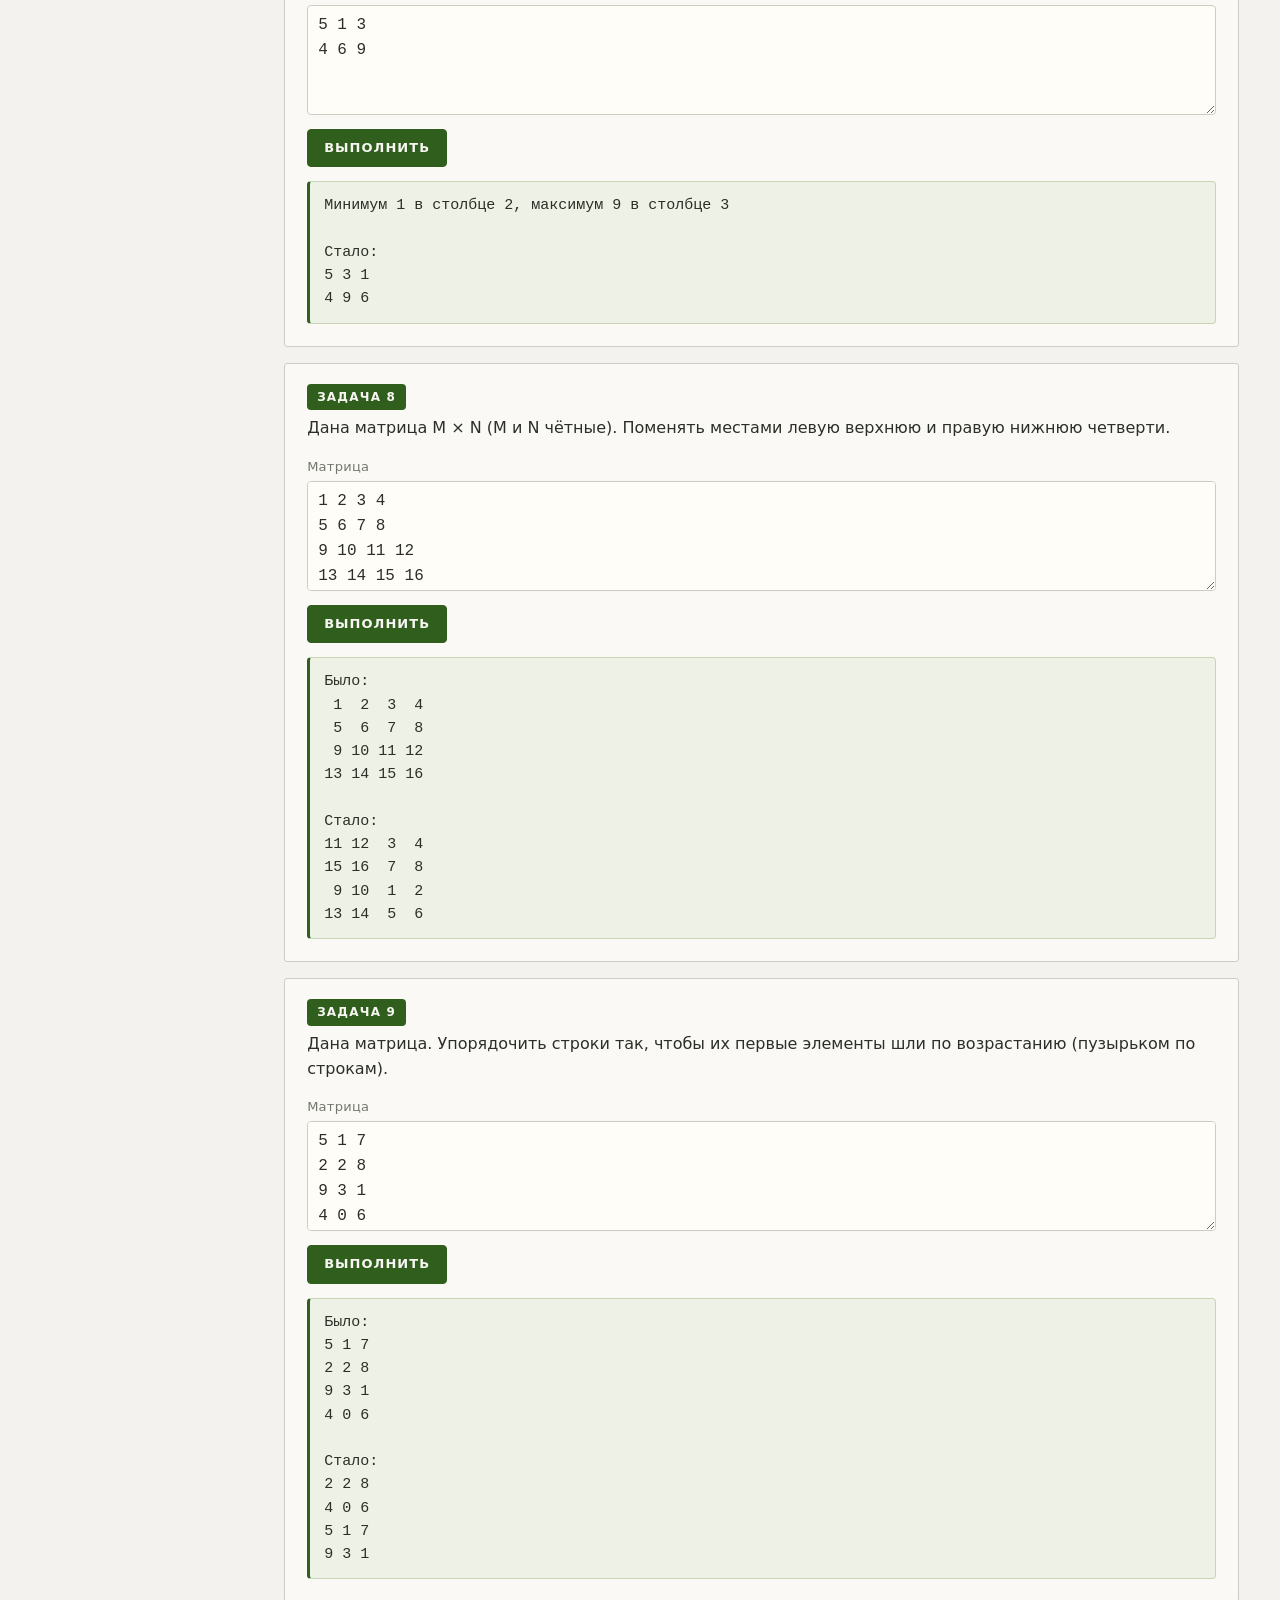
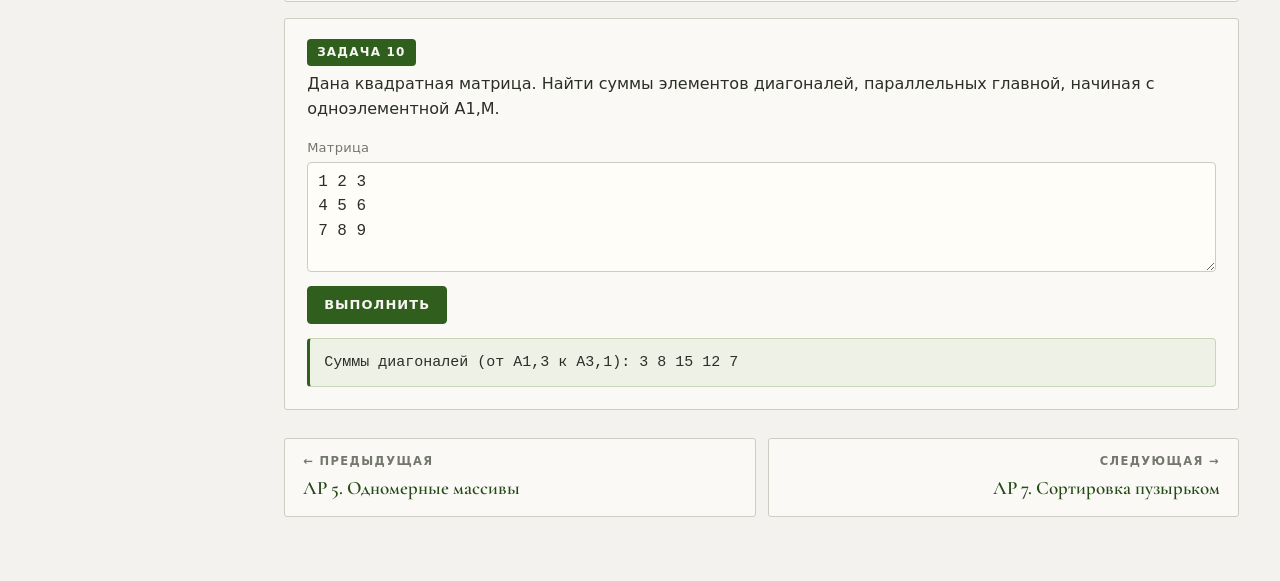
<file: web/lab-06.html>
<!doctype html>
<html lang="ru">
<head>
  <meta charset="utf-8">
  <meta name="viewport" content="width=device-width, initial-scale=1">
  <title>Лабораторная работа 6</title>
  <link rel="preconnect" href="https://fonts.googleapis.com">
  <link rel="preconnect" href="https://fonts.gstatic.com" crossorigin>
  <link rel="stylesheet" href="https://fonts.googleapis.com/css2?family=Cormorant+Garamond:wght@500;600;700&display=swap">
  <link rel="stylesheet" href="assets/style.css">
</head>
<body>
  <noscript>Для работы страницы нужен включённый JavaScript.</noscript>
  <script src="assets/app.js"></script>
  <script src="labs/lab-06.js"></script>
</body>
</html>
</file>
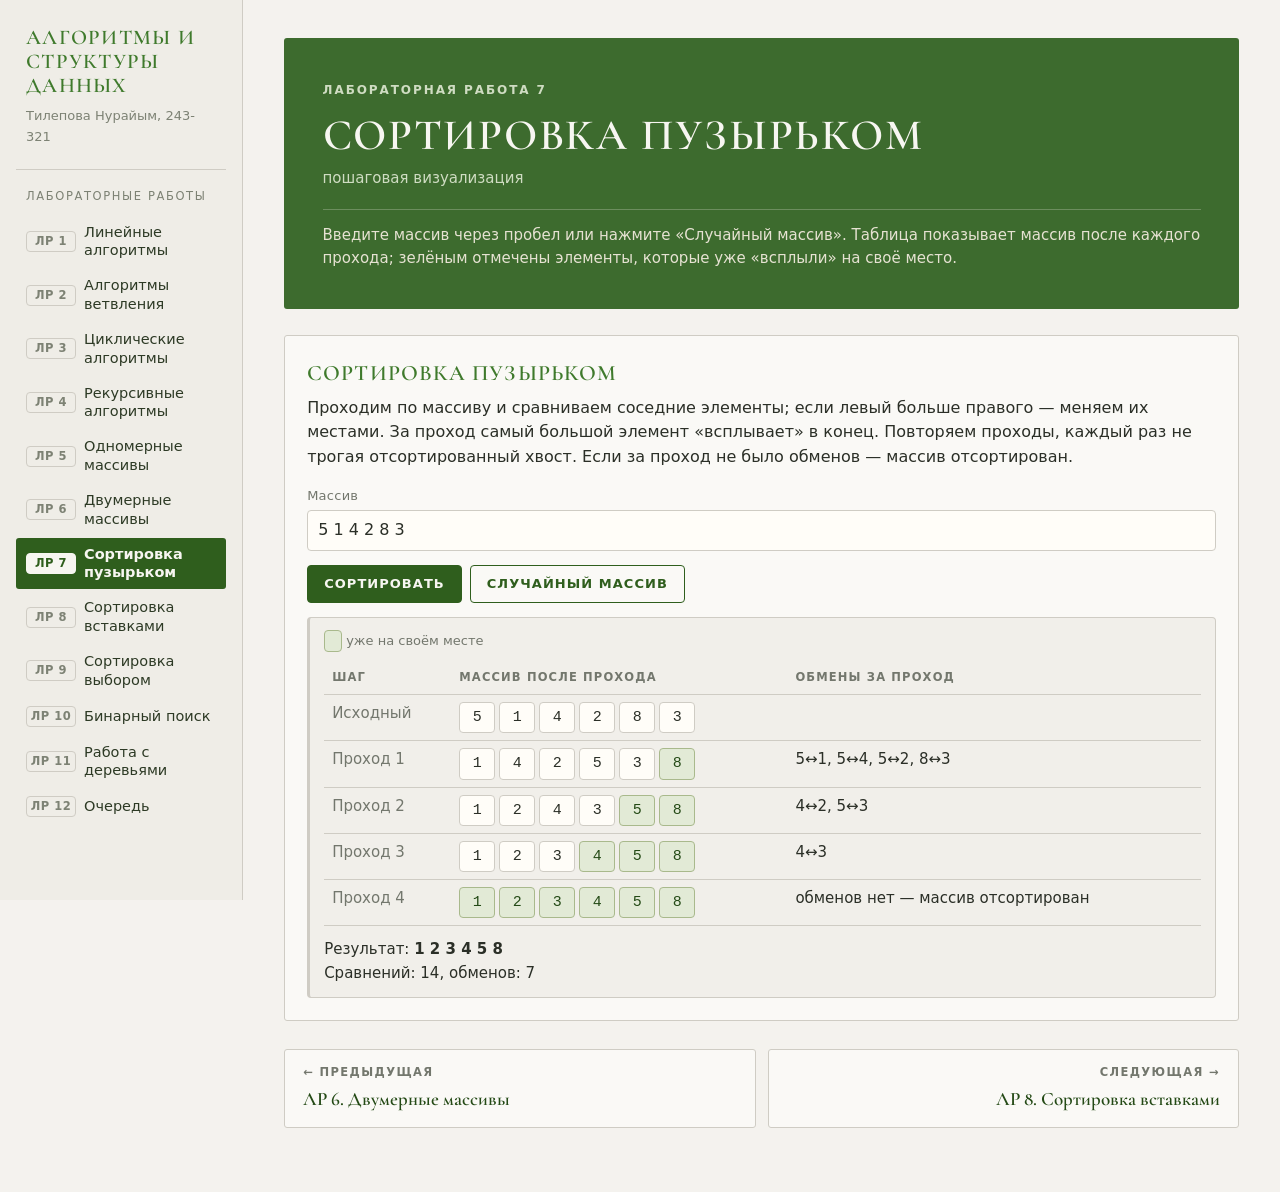
<file: web/lab-07.html>
<!doctype html>
<html lang="ru">
<head>
  <meta charset="utf-8">
  <meta name="viewport" content="width=device-width, initial-scale=1">
  <title>Лабораторная работа 7</title>
  <link rel="preconnect" href="https://fonts.googleapis.com">
  <link rel="preconnect" href="https://fonts.gstatic.com" crossorigin>
  <link rel="stylesheet" href="https://fonts.googleapis.com/css2?family=Cormorant+Garamond:wght@500;600;700&display=swap">
  <link rel="stylesheet" href="assets/style.css">
</head>
<body>
  <noscript>Для работы страницы нужен включённый JavaScript.</noscript>
  <script src="assets/app.js"></script>
  <script src="labs/lab-07.js"></script>
</body>
</html>
</file>
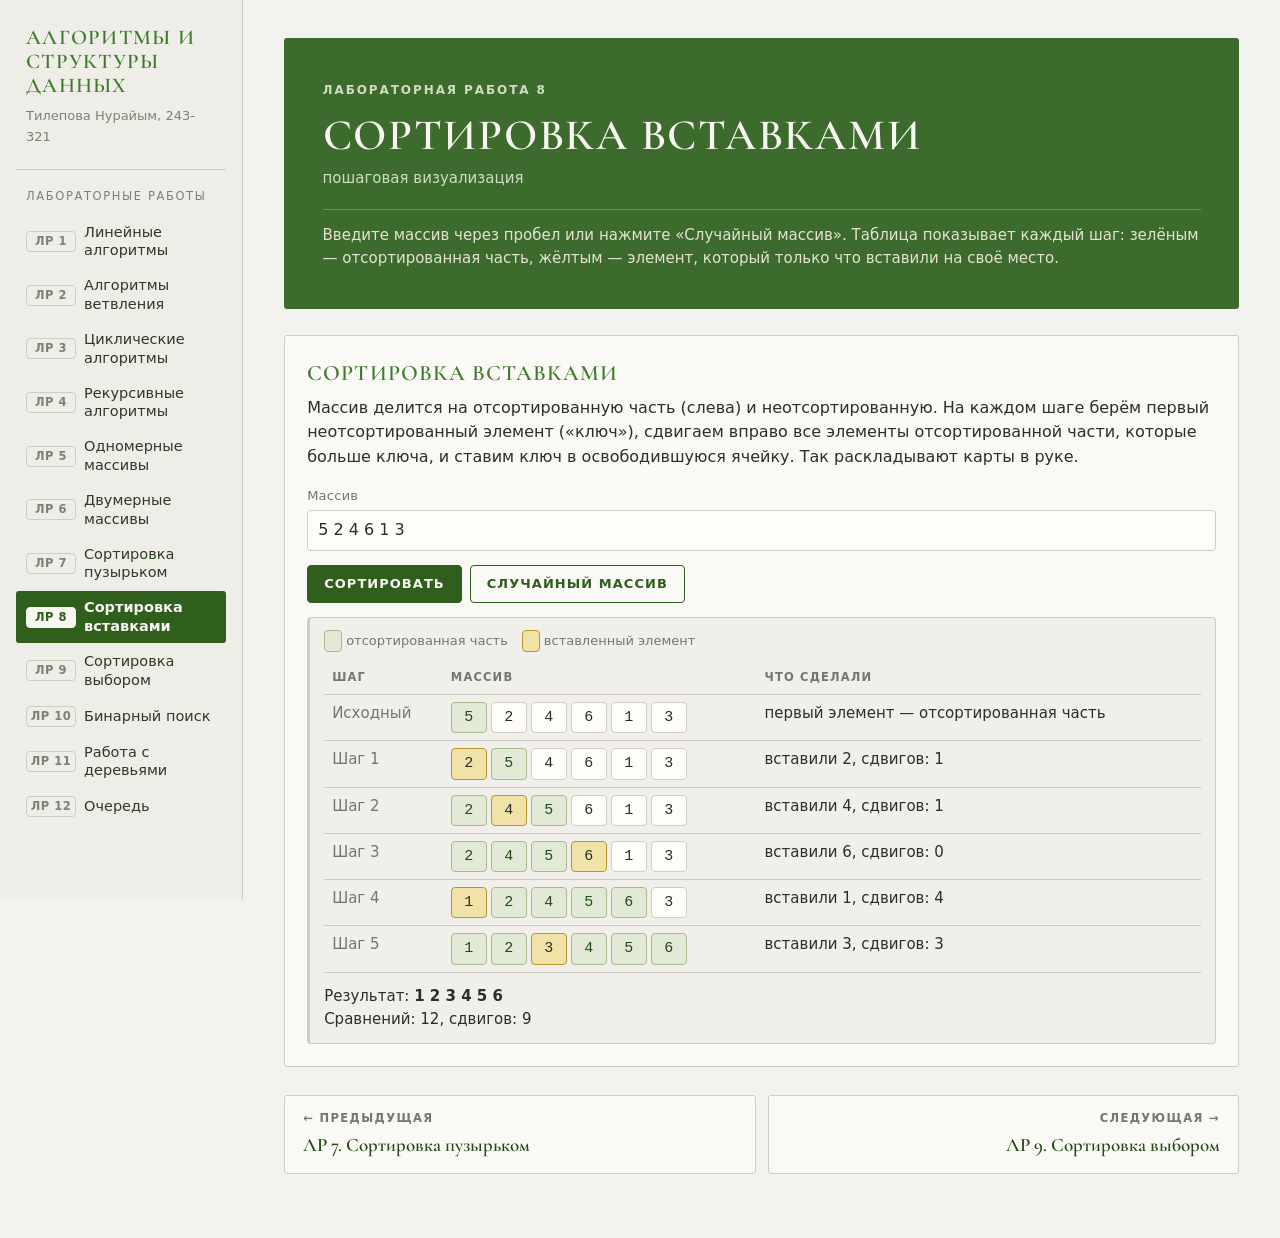
<file: web/lab-08.html>
<!doctype html>
<html lang="ru">
<head>
  <meta charset="utf-8">
  <meta name="viewport" content="width=device-width, initial-scale=1">
  <title>Лабораторная работа 8</title>
  <link rel="preconnect" href="https://fonts.googleapis.com">
  <link rel="preconnect" href="https://fonts.gstatic.com" crossorigin>
  <link rel="stylesheet" href="https://fonts.googleapis.com/css2?family=Cormorant+Garamond:wght@500;600;700&display=swap">
  <link rel="stylesheet" href="assets/style.css">
</head>
<body>
  <noscript>Для работы страницы нужен включённый JavaScript.</noscript>
  <script src="assets/app.js"></script>
  <script src="labs/lab-08.js"></script>
</body>
</html>
</file>
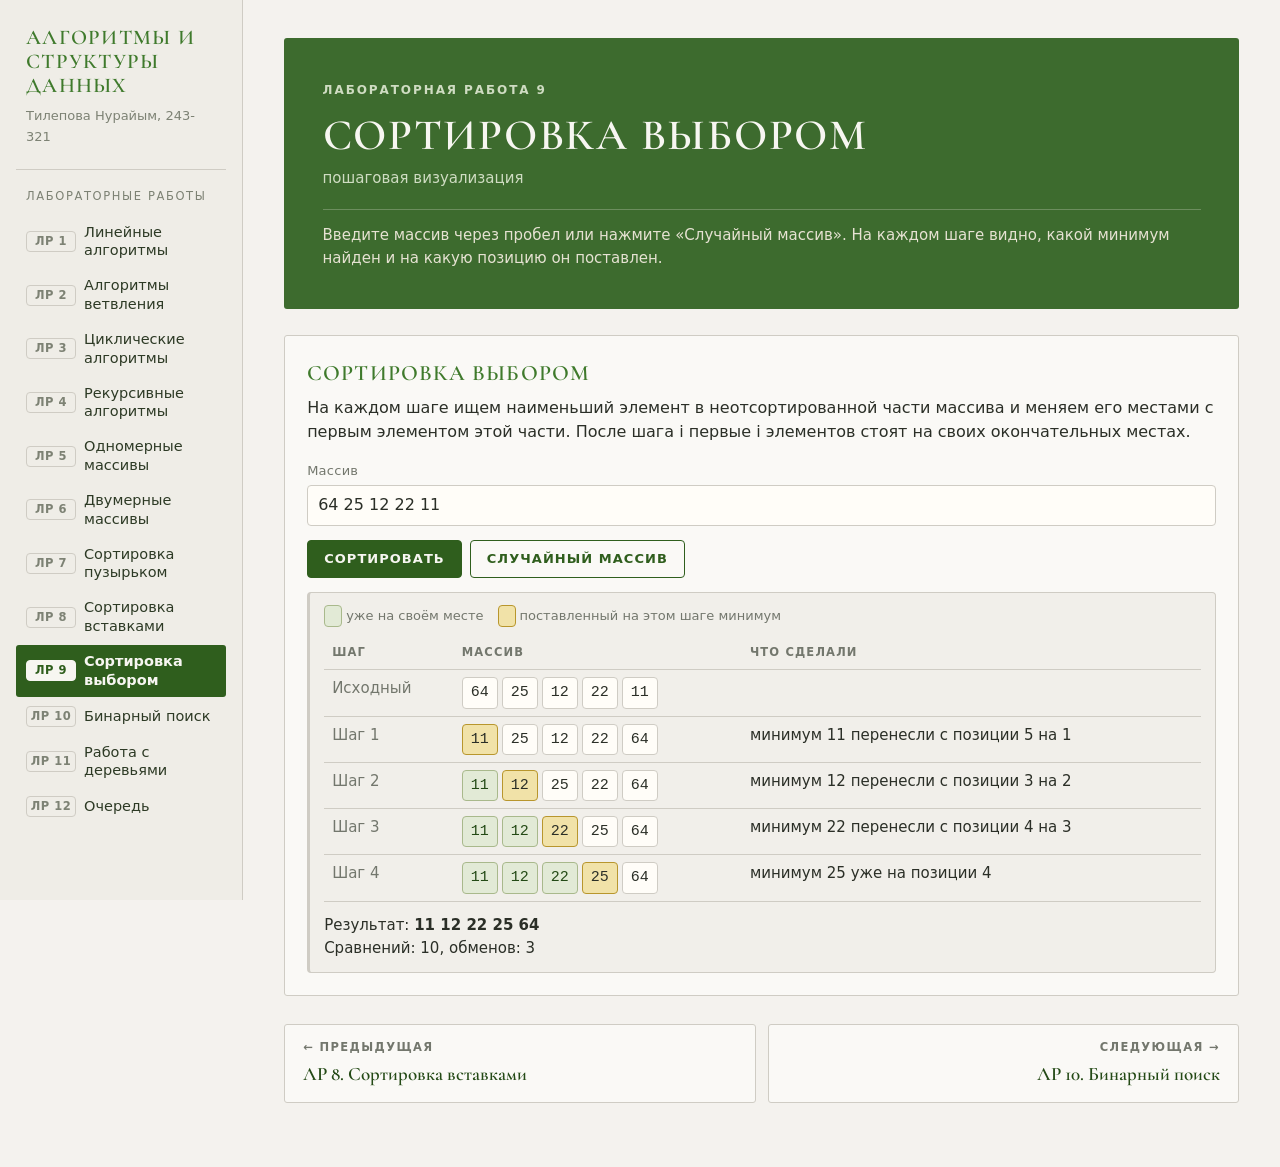
<file: web/lab-09.html>
<!doctype html>
<html lang="ru">
<head>
  <meta charset="utf-8">
  <meta name="viewport" content="width=device-width, initial-scale=1">
  <title>Лабораторная работа 9</title>
  <link rel="preconnect" href="https://fonts.googleapis.com">
  <link rel="preconnect" href="https://fonts.gstatic.com" crossorigin>
  <link rel="stylesheet" href="https://fonts.googleapis.com/css2?family=Cormorant+Garamond:wght@500;600;700&display=swap">
  <link rel="stylesheet" href="assets/style.css">
</head>
<body>
  <noscript>Для работы страницы нужен включённый JavaScript.</noscript>
  <script src="assets/app.js"></script>
  <script src="labs/lab-09.js"></script>
</body>
</html>
</file>
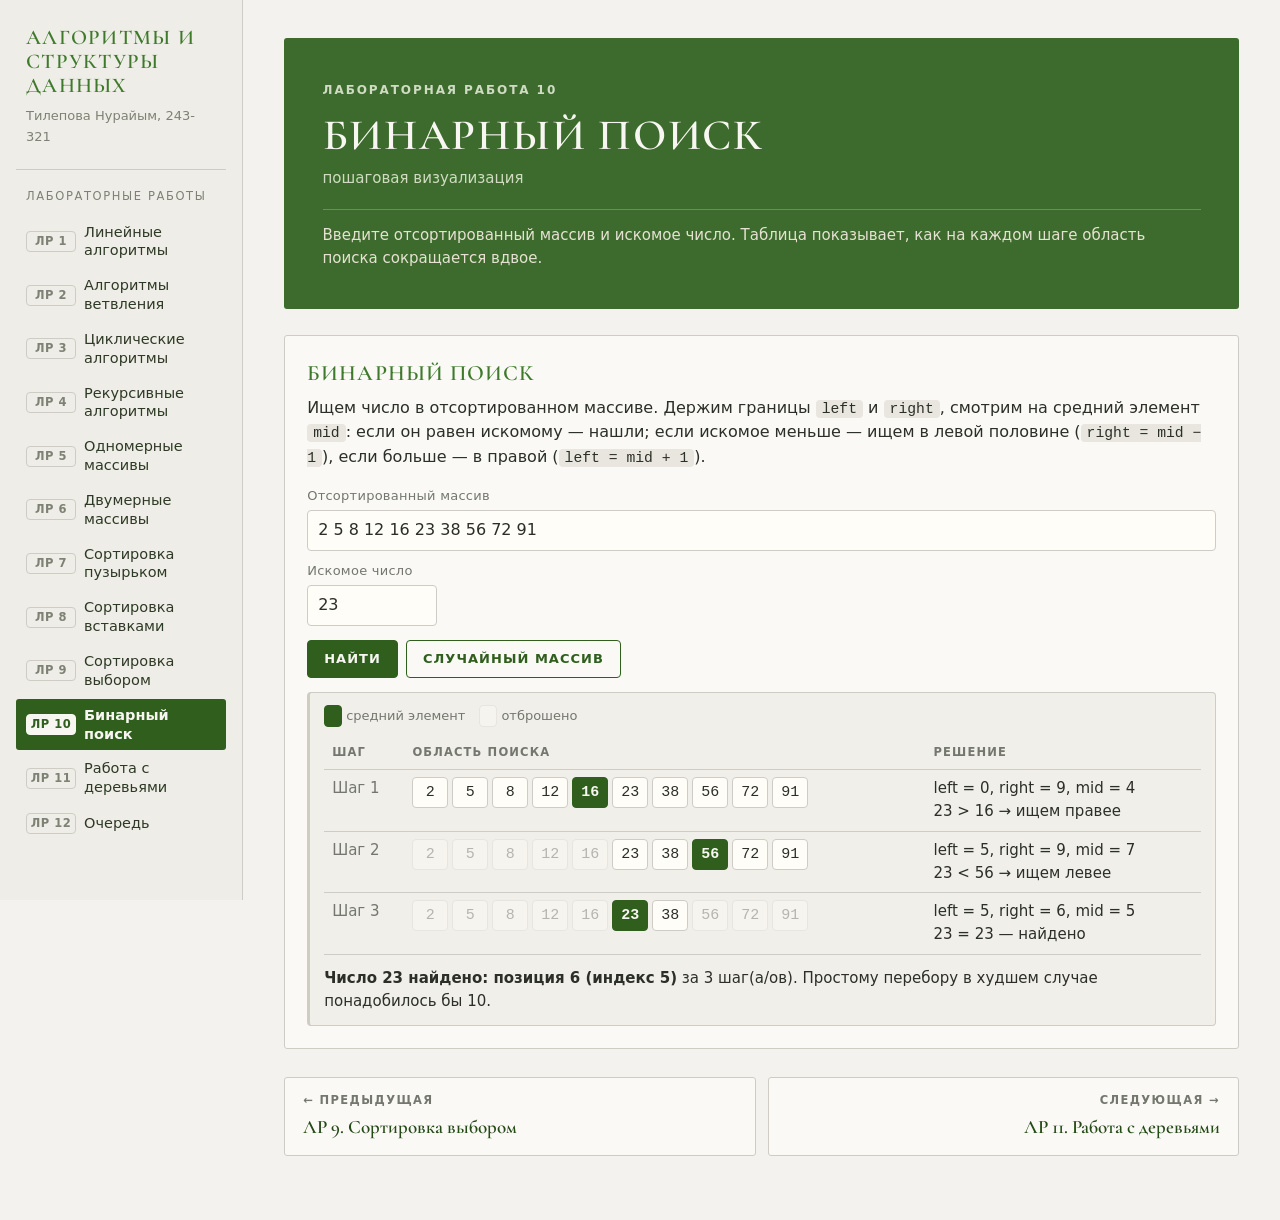
<file: web/lab-10.html>
<!doctype html>
<html lang="ru">
<head>
  <meta charset="utf-8">
  <meta name="viewport" content="width=device-width, initial-scale=1">
  <title>Лабораторная работа 10</title>
  <link rel="preconnect" href="https://fonts.googleapis.com">
  <link rel="preconnect" href="https://fonts.gstatic.com" crossorigin>
  <link rel="stylesheet" href="https://fonts.googleapis.com/css2?family=Cormorant+Garamond:wght@500;600;700&display=swap">
  <link rel="stylesheet" href="assets/style.css">
</head>
<body>
  <noscript>Для работы страницы нужен включённый JavaScript.</noscript>
  <script src="assets/app.js"></script>
  <script src="labs/lab-10.js"></script>
</body>
</html>
</file>
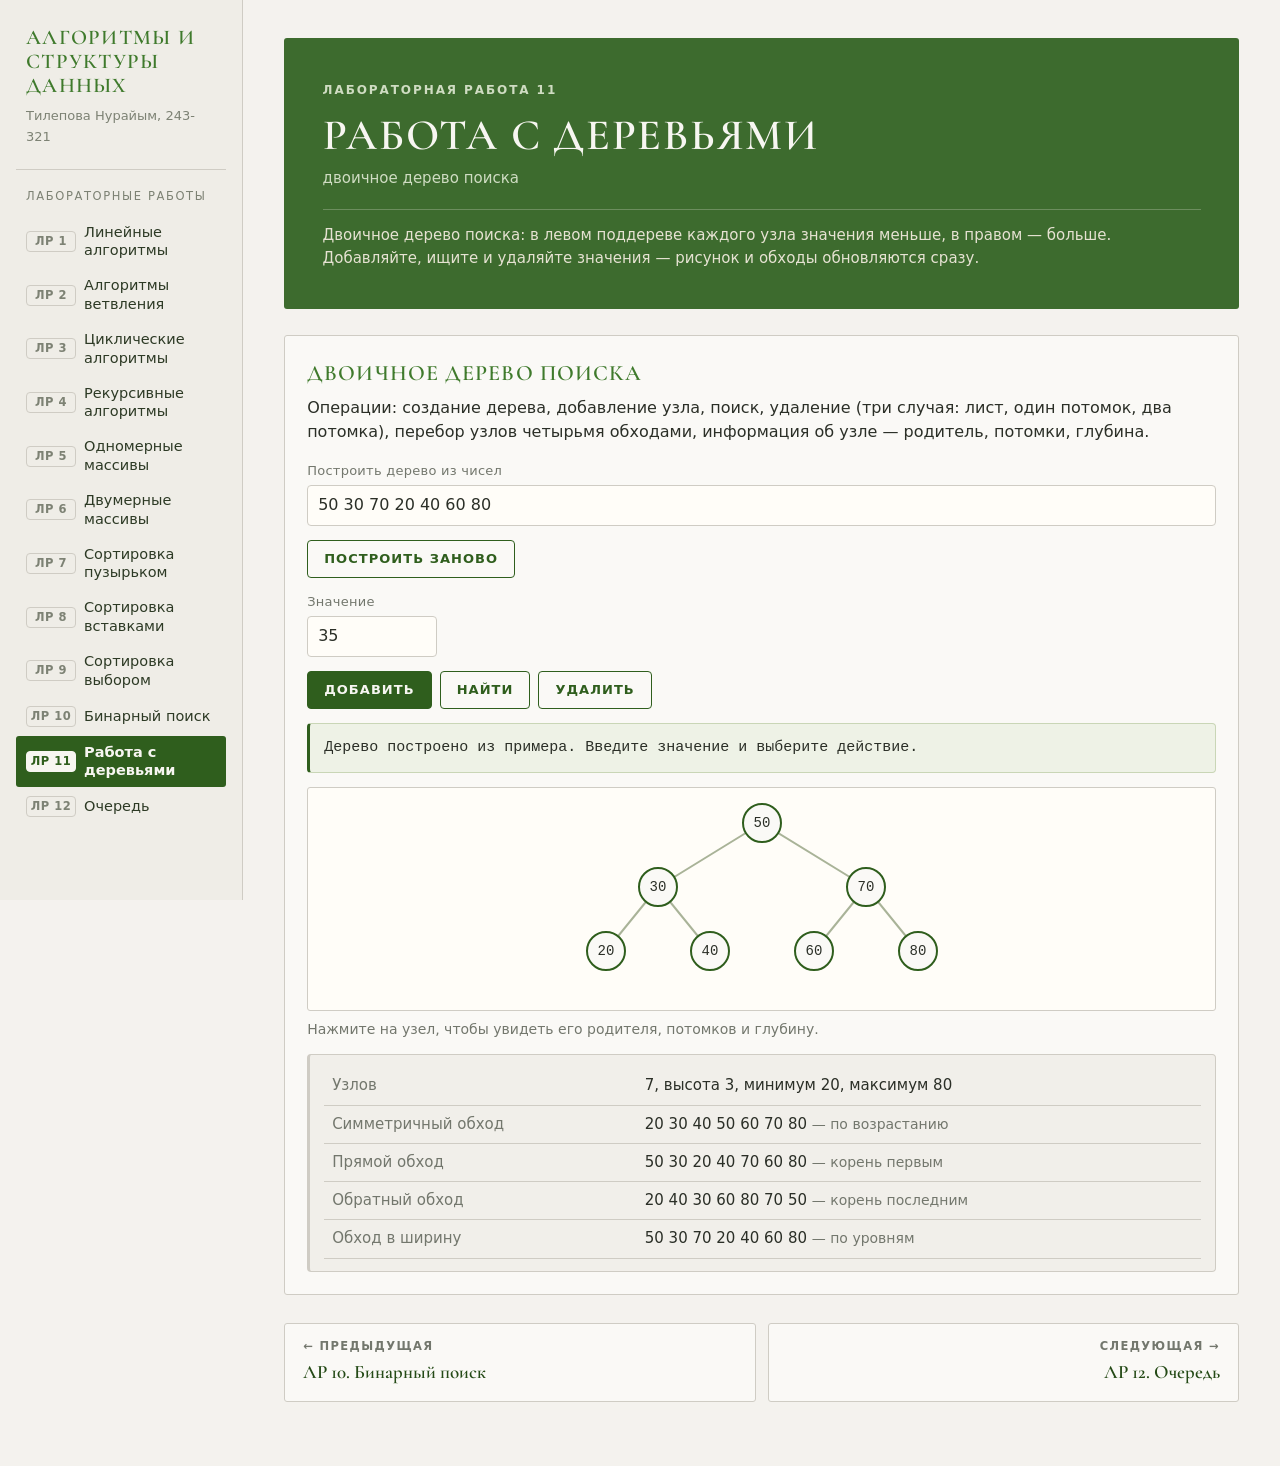
<file: web/lab-11.html>
<!doctype html>
<html lang="ru">
<head>
  <meta charset="utf-8">
  <meta name="viewport" content="width=device-width, initial-scale=1">
  <title>Лабораторная работа 11</title>
  <link rel="preconnect" href="https://fonts.googleapis.com">
  <link rel="preconnect" href="https://fonts.gstatic.com" crossorigin>
  <link rel="stylesheet" href="https://fonts.googleapis.com/css2?family=Cormorant+Garamond:wght@500;600;700&display=swap">
  <link rel="stylesheet" href="assets/style.css">
</head>
<body>
  <noscript>Для работы страницы нужен включённый JavaScript.</noscript>
  <script src="assets/app.js"></script>
  <script src="labs/lab-11.js"></script>
</body>
</html>
</file>
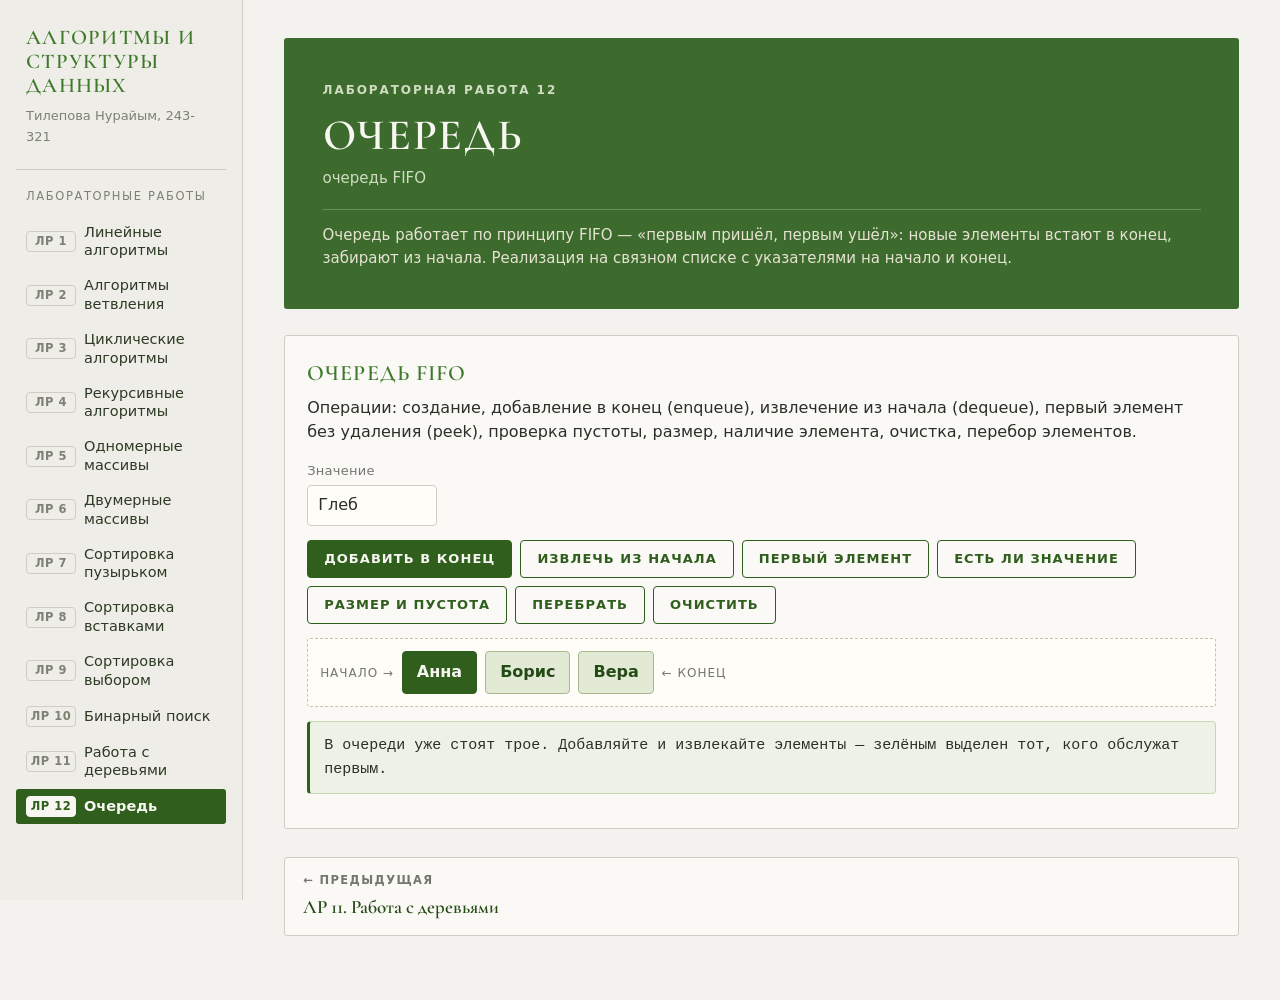
<file: web/lab-12.html>
<!doctype html>
<html lang="ru">
<head>
  <meta charset="utf-8">
  <meta name="viewport" content="width=device-width, initial-scale=1">
  <title>Лабораторная работа 12</title>
  <link rel="preconnect" href="https://fonts.googleapis.com">
  <link rel="preconnect" href="https://fonts.gstatic.com" crossorigin>
  <link rel="stylesheet" href="https://fonts.googleapis.com/css2?family=Cormorant+Garamond:wght@500;600;700&display=swap">
  <link rel="stylesheet" href="assets/style.css">
</head>
<body>
  <noscript>Для работы страницы нужен включённый JavaScript.</noscript>
  <script src="assets/app.js"></script>
  <script src="labs/lab-12.js"></script>
</body>
</html>
</file>
<file: web/assets/style.css>
/* Оливково-кремовая тема: тёплый светлый фон, тёмно-зелёные акценты, заголовки с засечками */
:root {
  --bg: #f4f2ee;
  --surface: #faf9f6;
  --surface-2: #f1efea;
  --sidebar: #efede7;
  --sidebar-hover: #e5e8dc;
  --sidebar-text: #2d3a25;
  --sidebar-muted: #7d8274;
  --hero: #3d6b2e;
  --text: #2b2f27;
  --muted: #73776d;
  --border: #cfccc4;
  --accent: #2f5e1d;
  --accent-strong: #244a16;
  --heading: #3f7a2c;
  --accent-soft: #e2ead6;
  --on-accent: #f7f6f1;
  --ok-soft: #eef2e6;
  --ok-border: #c9d6b6;
  --error: #9b2c2c;
  --error-soft: #f6e3dc;
  --mark: #f1e2a8;
  --mark-border: #b8962d;
  --code-bg: #e8e6df;
  --radius: 3px;
  --serif: "Cormorant Garamond", "Playfair Display", Georgia, "Times New Roman", serif;
  color-scheme: light;
}

* { box-sizing: border-box; }
html { scroll-behavior: smooth; }

body {
  margin: 0;
  font-family: "Segoe UI", system-ui, -apple-system, Roboto, sans-serif;
  font-size: 16px;
  line-height: 1.55;
  background: var(--bg);
  color: var(--text);
}

a { color: var(--accent); }

/* ---------- раскладка: боковое меню + содержимое ---------- */

.layout { display: grid; grid-template-columns: clamp(220px, 19vw, 290px) minmax(0, 1fr); min-height: 100vh; }

.sidebar {
  background: var(--sidebar);
  border-right: 1px solid var(--border);
  color: var(--sidebar-text);
  padding: 26px 16px;
  position: sticky;
  top: 0;
  height: 100vh;
  overflow-y: auto;
}

.brand { display: block; padding: 0 10px 22px; text-decoration: none; color: var(--heading); }
.brand .subject {
  font-family: var(--serif);
  font-size: 21px;
  font-weight: 600;
  line-height: 1.15;
  text-transform: uppercase;
  letter-spacing: 0.06em;
}
.brand .author { font-size: 13px; color: var(--sidebar-muted); margin-top: 8px; }

.side-title {
  font-size: 11.5px;
  text-transform: uppercase;
  letter-spacing: 0.14em;
  color: var(--sidebar-muted);
  padding: 0 10px 10px;
  border-top: 1px solid var(--border);
  padding-top: 18px;
}

.side-nav { display: flex; flex-direction: column; gap: 2px; }
.side-nav a {
  display: grid;
  grid-template-columns: 50px 1fr;
  align-items: center;
  gap: 8px;
  padding: 7px 10px;
  border-radius: var(--radius);
  text-decoration: none;
  color: var(--sidebar-text);
  font-size: 14.5px;
  line-height: 1.3;
}
.side-nav a .badge {
  font-size: 11.5px;
  font-weight: 600;
  letter-spacing: 0.04em;
  color: var(--sidebar-muted);
  border: 1px solid var(--border);
  border-radius: 4px;
  text-align: center;
  padding: 2px 0;
}
.side-nav a:hover { background: var(--sidebar-hover); }
.side-nav a.current { background: var(--accent); color: var(--on-accent); font-weight: 600; }
.side-nav a.current .badge { background: var(--on-accent); border-color: var(--on-accent); color: var(--accent); }

.mobile-nav { display: none; }

main { max-width: 1320px; width: 100%; margin: 0 auto; padding: clamp(20px, 3vw, 44px) clamp(16px, 3.2vw, 48px) 64px; }

/* ---------- шапка страницы: зелёная плашка ---------- */

.page-head {
  background: var(--hero);
  color: var(--on-accent);
  border-radius: var(--radius);
  padding: clamp(22px, 3vw, 40px) clamp(20px, 3vw, 44px);
  margin-bottom: 26px;
}
.eyebrow {
  display: inline-block;
  font-size: 12px;
  font-weight: 600;
  letter-spacing: 0.16em;
  text-transform: uppercase;
  color: #cfdcc2;
}
h1 {
  font-family: var(--serif);
  font-size: clamp(28px, 3.4vw, 48px);
  line-height: 1.1;
  margin: 10px 0 8px;
  font-weight: 600;
  text-transform: uppercase;
  letter-spacing: 0.04em;
}
.meta { color: #cfdcc2; font-size: 15px; }
.hint {
  margin-top: 18px;
  padding-top: 14px;
  border-top: 1px solid rgba(247, 244, 234, 0.25);
  color: #e6e2d2;
  font-size: 15px;
}

h2 {
  font-family: var(--serif);
  font-size: 22px;
  font-weight: 600;
  margin: 0 0 6px;
  color: var(--heading);
  text-transform: uppercase;
  letter-spacing: 0.05em;
  display: flex;
  align-items: center;
  gap: 12px;
}
h2 .task-num {
  flex: none;
  font-family: "Segoe UI", system-ui, sans-serif;
  font-size: 12px;
  font-weight: 700;
  letter-spacing: 0.1em;
  padding: 4px 10px;
  border-radius: 4px;
  background: var(--accent);
  color: var(--on-accent);
}

/* ---------- главная ---------- */

.lab-grid { display: grid; grid-template-columns: repeat(auto-fill, minmax(min(100%, 240px), 1fr)); gap: 14px; }
.lab-card {
  display: block;
  padding: 18px 18px 16px;
  background: var(--surface);
  border: 1px solid var(--border);
  border-radius: var(--radius);
  text-decoration: none;
  color: var(--text);
  transition: border-color 0.15s, transform 0.15s, box-shadow 0.15s;
}
.lab-card:hover { border-color: var(--accent); transform: translateY(-2px); box-shadow: 0 6px 18px rgba(52, 73, 42, 0.12); }
.lab-card .num { font-size: 11.5px; font-weight: 600; letter-spacing: 0.14em; text-transform: uppercase; color: var(--muted); }
.lab-card .name {
  font-family: var(--serif);
  font-size: 21px;
  font-weight: 600;
  line-height: 1.15;
  color: var(--heading);
  margin: 6px 0 6px;
}
.lab-card .count { font-size: 14px; color: var(--muted); }

/* ---------- карточка задачи ---------- */

.task {
  min-width: 0;
  background: var(--surface);
  border: 1px solid var(--border);
  border-radius: var(--radius);
  padding: 20px 22px 22px;
  margin-bottom: 16px;
  scroll-margin-top: 16px;
}
.task .statement { margin: 6px 0 16px; }

code {
  background: var(--code-bg);
  padding: 1px 6px;
  border-radius: 4px;
  font-size: 0.92em;
  font-family: Consolas, "Cascadia Mono", monospace;
}

.fields { display: flex; flex-wrap: wrap; gap: 10px 14px; align-items: flex-end; }
.field { display: flex; flex-direction: column; gap: 4px; }
.field.wide { flex: 1 1 100%; }
.field label { font-size: 13px; color: var(--muted); letter-spacing: 0.02em; }

.field input, .field textarea {
  font: inherit;
  color: var(--text);
  background: #fffdf8;
  border: 1px solid var(--border);
  border-radius: 4px;
  padding: 7px 10px;
  min-width: 0;
}
.field input { width: 130px; }
.field.wide input { width: 100%; }
.field textarea { width: 100%; min-height: 110px; font-family: Consolas, "Cascadia Mono", monospace; resize: vertical; }
.field input:focus, .field textarea:focus { outline: none; border-color: var(--accent); box-shadow: 0 0 0 3px var(--accent-soft); }

.actions { display: flex; flex-wrap: wrap; gap: 8px; margin-top: 14px; }

button {
  font: inherit;
  font-size: 13px;
  font-weight: 600;
  letter-spacing: 0.08em;
  text-transform: uppercase;
  border: 1px solid var(--accent);
  background: transparent;
  color: var(--accent);
  border-radius: 4px;
  padding: 8px 16px;
  cursor: pointer;
}
button:hover { background: var(--accent-soft); }
button.primary { background: var(--accent); color: var(--on-accent); }
button.primary:hover { background: var(--accent-strong); }

.output {
  margin-top: 14px;
  padding: 12px 14px;
  border-radius: 4px;
  background: var(--ok-soft);
  border: 1px solid var(--ok-border);
  border-left: 3px solid var(--accent);
  white-space: pre-wrap;
  font-family: Consolas, "Cascadia Mono", monospace;
  font-size: 15px;
  overflow-x: auto;
}
.output.error { background: var(--error-soft); border-color: #e2b8a8; border-left-color: var(--error); color: var(--error); font-family: inherit; }
.output:empty { display: none; }
.output.rich { white-space: normal; font-family: inherit; background: var(--surface-2); border-color: var(--border); border-left-color: var(--border); }

/* ---------- таблица шагов ---------- */

.steps { border-collapse: collapse; width: 100%; font-size: 15px; }
.steps th, .steps td { padding: 7px 8px; border-bottom: 1px solid var(--border); text-align: left; vertical-align: top; }
.steps th { color: var(--muted); font-weight: 600; font-size: 11.5px; letter-spacing: 0.1em; text-transform: uppercase; }
.steps td:first-child { white-space: nowrap; color: var(--muted); }
.steps .cells { flex-wrap: nowrap; }
.steps td:last-child { min-width: 180px; }

.cells { display: flex; flex-wrap: wrap; gap: 4px; }
.cell {
  min-width: 36px;
  padding: 3px 6px;
  border-radius: 4px;
  border: 1px solid var(--border);
  background: #fffdf8;
  text-align: center;
  font-family: Consolas, "Cascadia Mono", monospace;
}
.cell.done { background: var(--accent-soft); border-color: #a9b98c; color: var(--accent-strong); }
.cell.hot { background: var(--mark); border-color: var(--mark-border); }
.cell.mid { background: var(--accent); border-color: var(--accent); color: var(--on-accent); font-weight: 700; }
.cell.out { opacity: 0.3; }

.summary { margin-top: 12px; font-size: 15px; }
.legend { display: flex; flex-wrap: wrap; gap: 14px; font-size: 13px; color: var(--muted); margin: 0 0 10px; }
.legend .cell { display: inline-block; min-width: 18px; padding: 0 4px; margin-right: 4px; vertical-align: middle; }

/* ---------- дерево ---------- */

.tree-box { overflow-x: auto; margin-top: 14px; border: 1px solid var(--border); border-radius: var(--radius); background: #fffdf8; }
.tree-box svg { display: block; margin: 0 auto; }
.tree-box line { stroke: #a9b398; stroke-width: 2; }
.tree-box circle { fill: var(--surface); stroke: var(--accent); stroke-width: 2; }
.tree-box circle.on-path { fill: var(--accent-soft); }
.tree-box circle.found { fill: var(--accent); stroke: var(--accent-strong); }
.tree-box circle.found + text { fill: var(--on-accent); font-weight: 700; }
.tree-box text { fill: var(--text); font-size: 14px; font-family: Consolas, monospace; text-anchor: middle; dominant-baseline: central; pointer-events: none; }
.tree-empty { padding: 24px; text-align: center; color: var(--muted); }

/* ---------- очередь ---------- */

.queue-view {
  display: flex; align-items: center; gap: 8px; flex-wrap: wrap;
  margin-top: 14px; min-height: 56px; padding: 12px;
  border: 1px dashed #c8c1aa; border-radius: var(--radius); background: #fffdf8;
}
.queue-end { font-size: 12px; letter-spacing: 0.08em; text-transform: uppercase; color: var(--muted); }
.queue-item { padding: 8px 14px; border-radius: 4px; background: var(--accent-soft); border: 1px solid #a9b98c; color: var(--accent-strong); font-weight: 600; }
.queue-item.first { background: var(--accent); border-color: var(--accent); color: var(--on-accent); }
.queue-empty { color: var(--muted); }

.log { margin-top: 12px; font-size: 14px; color: var(--muted); max-height: 200px; overflow-y: auto; font-family: Consolas, monospace; }
.log div { padding: 3px 0; border-bottom: 1px dashed var(--border); }

.help { font-size: 14px; color: var(--muted); margin-top: 8px; }

/* ---------- переход между лабами ---------- */

.pager { display: flex; justify-content: space-between; gap: 12px; margin-top: 28px; flex-wrap: wrap; }
.pager a {
  flex: 1 1 240px;
  padding: 14px 18px;
  border: 1px solid var(--border);
  border-radius: var(--radius);
  background: var(--surface);
  text-decoration: none;
  color: var(--accent-strong);
  font-family: var(--serif);
  font-size: 19px;
  font-weight: 600;
}
.pager a:hover { border-color: var(--accent); }
.pager a.next { text-align: right; }
.pager small {
  display: block;
  font-family: "Segoe UI", system-ui, sans-serif;
  color: var(--muted);
  font-size: 11.5px;
  font-weight: 600;
  letter-spacing: 0.12em;
  text-transform: uppercase;
  margin-bottom: 2px;
}

/* ---------- ноутбук и планшет ---------- */

@media (max-width: 1100px) {
  .sidebar { padding: 22px 10px; }
  .side-nav a { grid-template-columns: 44px 1fr; font-size: 13.5px; padding: 6px 8px; }
  .brand .subject { font-size: 19px; }
}

/* ---------- мобильная версия ---------- */

@media (max-width: 860px) {
  .layout { grid-template-columns: minmax(0, 1fr); }
  .sidebar { display: none; }
  .mobile-nav {
    display: flex; gap: 10px; align-items: center;
    padding: 10px 16px;
    background: var(--hero);
    position: sticky; top: 0; z-index: 10;
  }
  .mobile-nav a { color: var(--on-accent); font-family: var(--serif); font-weight: 600; font-size: 18px; text-decoration: none; white-space: nowrap; }
  .mobile-nav select {
    flex: 1; min-width: 0;
    font: inherit; font-size: 15px;
    color: var(--text); background: var(--surface);
    border: 1px solid var(--border); border-radius: 4px;
    padding: 7px 8px;
  }
  main { padding: 18px 14px 48px; }
  .page-head { padding: 22px 20px; }
  h1 { font-size: 30px; }
  .task { padding: 16px; }
  .field input { width: 110px; }
}

/* ---------- узкие телефоны ---------- */

@media (max-width: 520px) {
  .field { flex: 1 1 calc(50% - 7px); }
  .field input { width: 100%; }
  .actions button { flex: 1 1 auto; }
  .lab-grid { grid-template-columns: 1fr; }
  .pager a, .pager a.next { flex-basis: 100%; text-align: left; }
  h2 { font-size: 19px; flex-wrap: wrap; gap: 8px; }
  .steps { font-size: 14px; }
  .steps td:last-child { min-width: 140px; }
  .output { font-size: 14px; }
}
</file>
